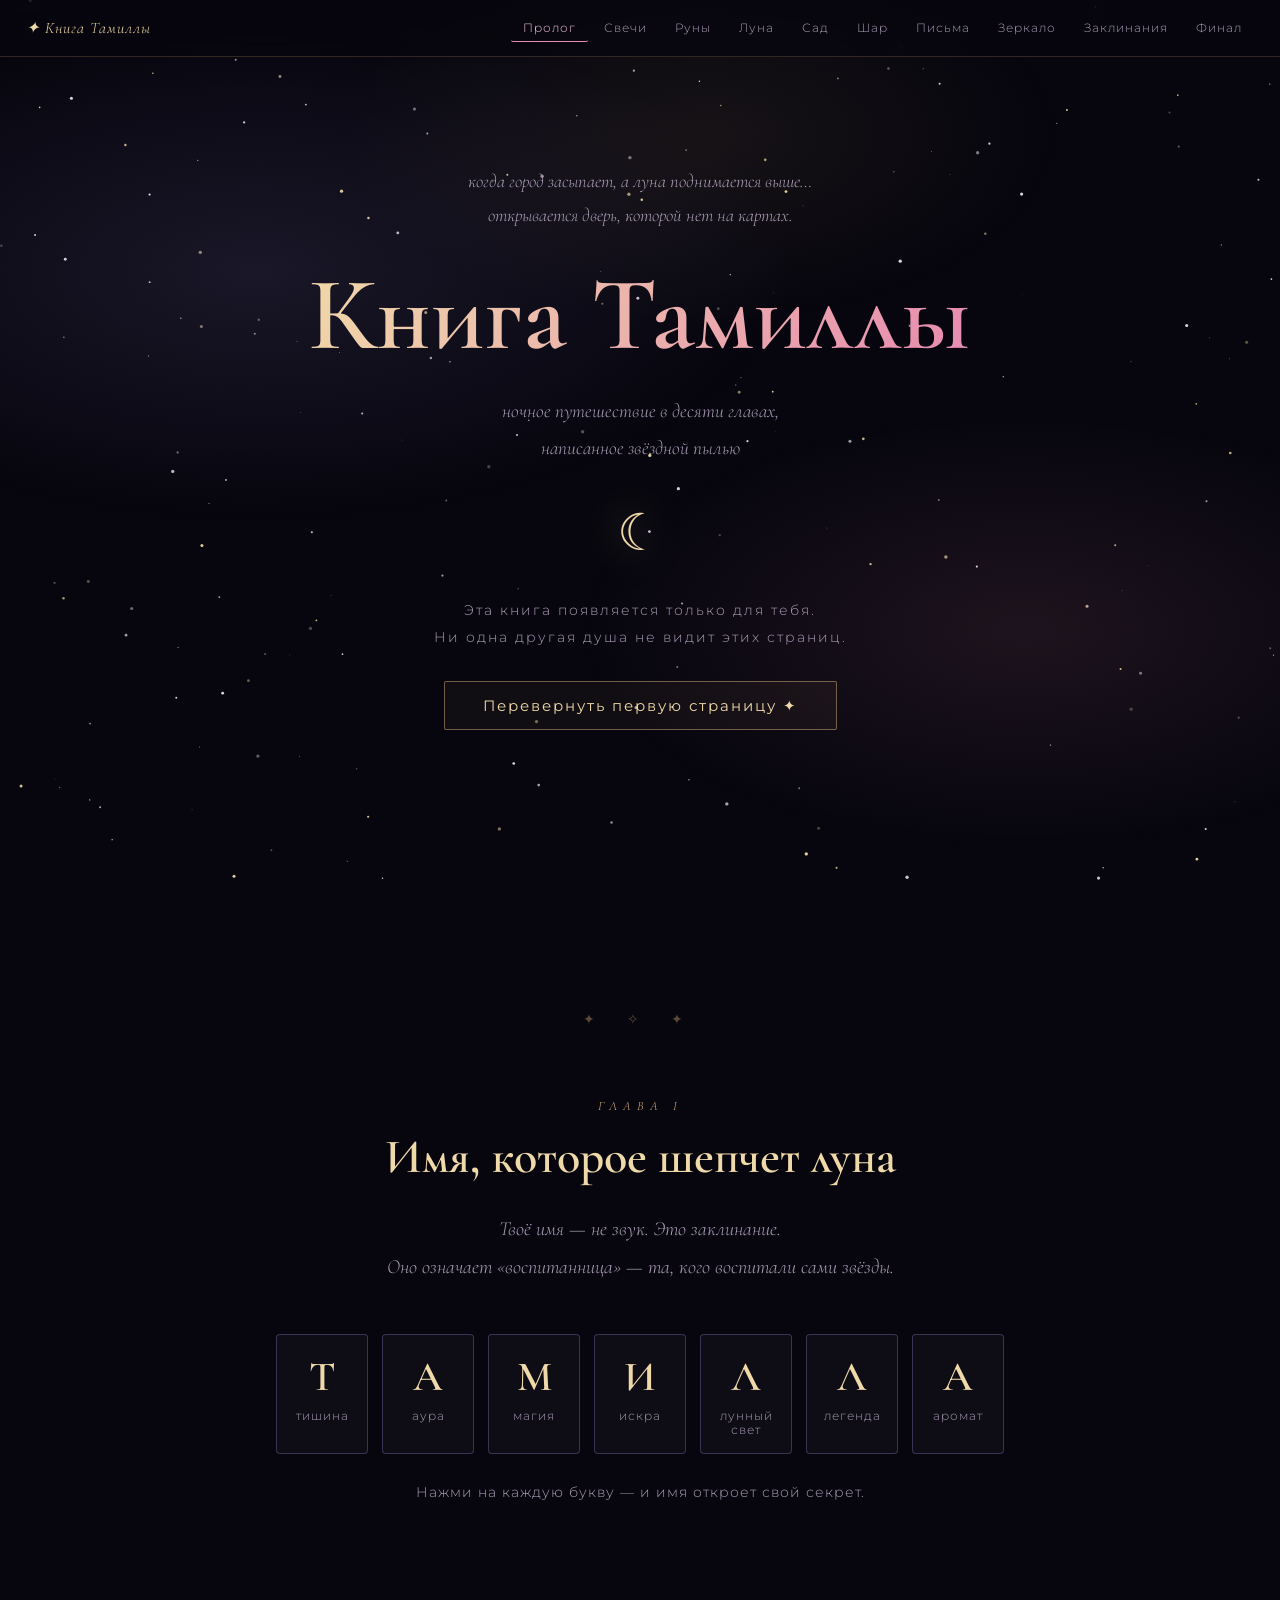
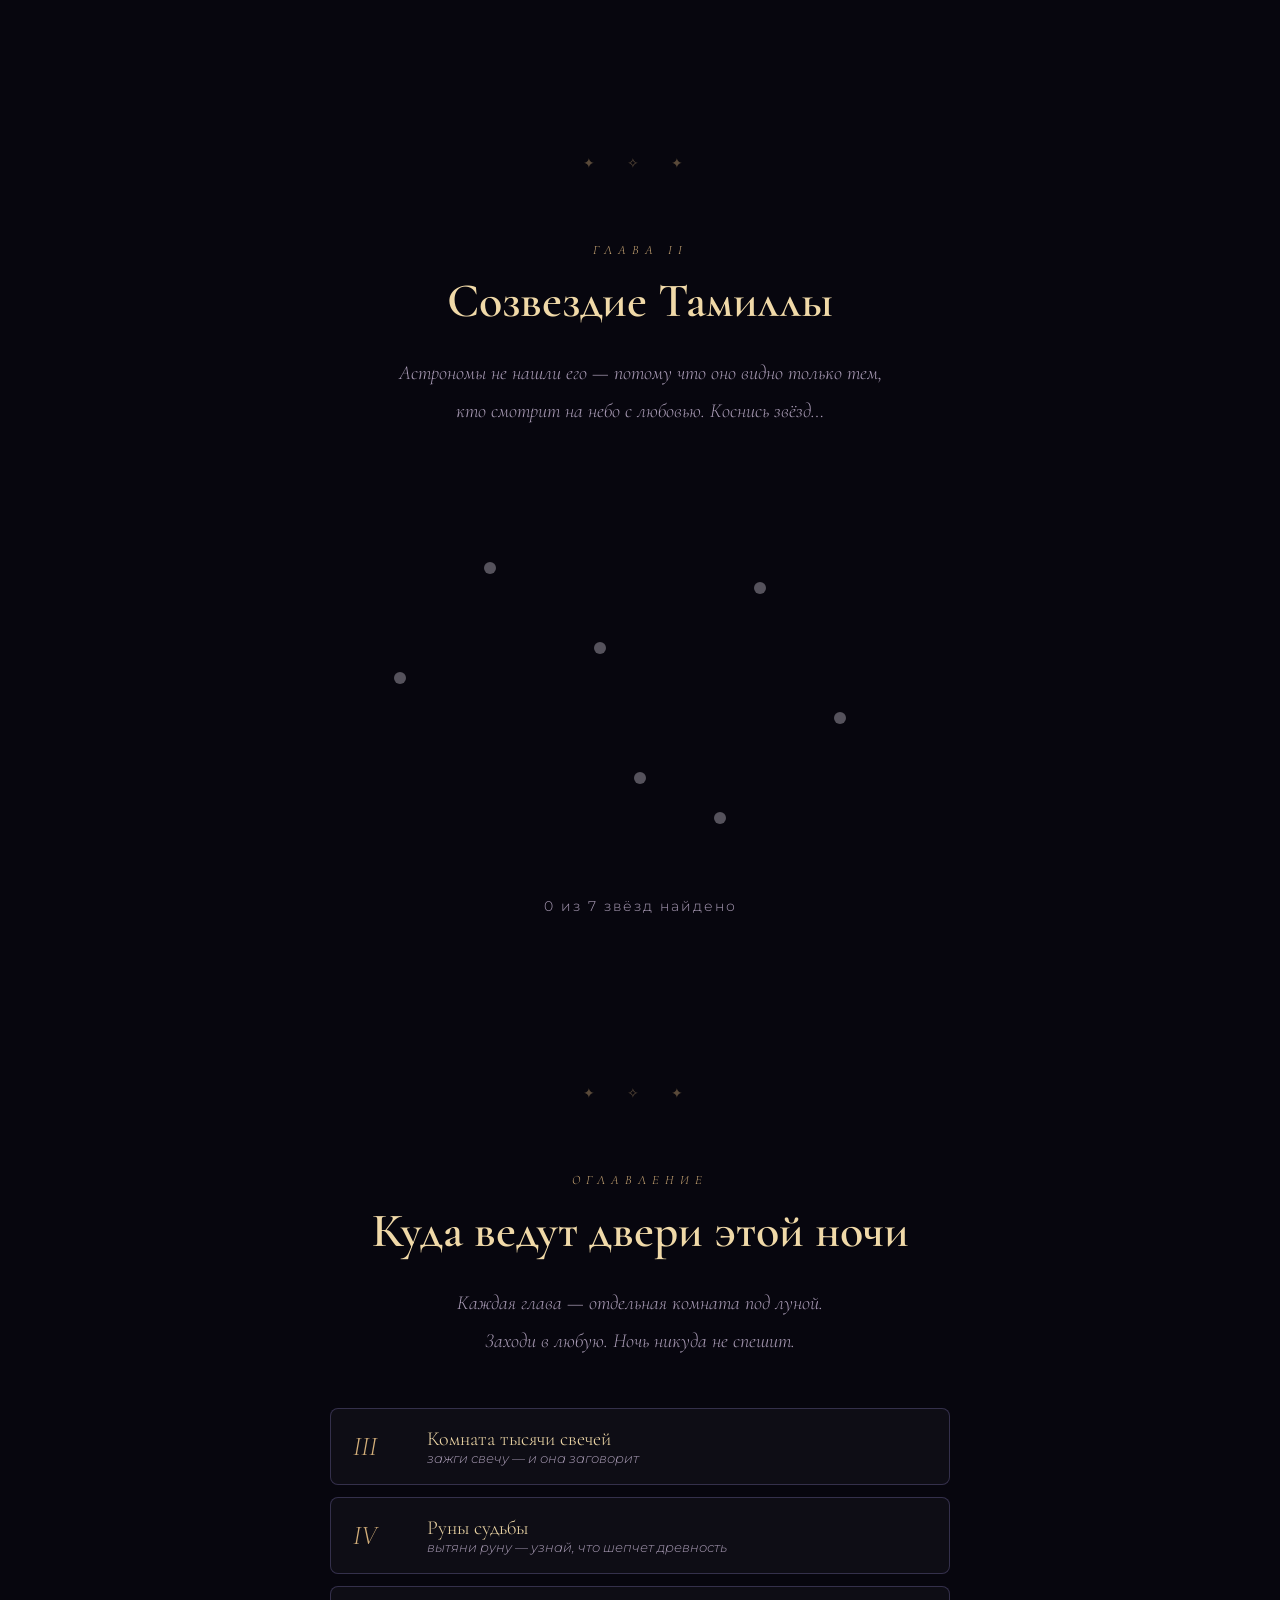
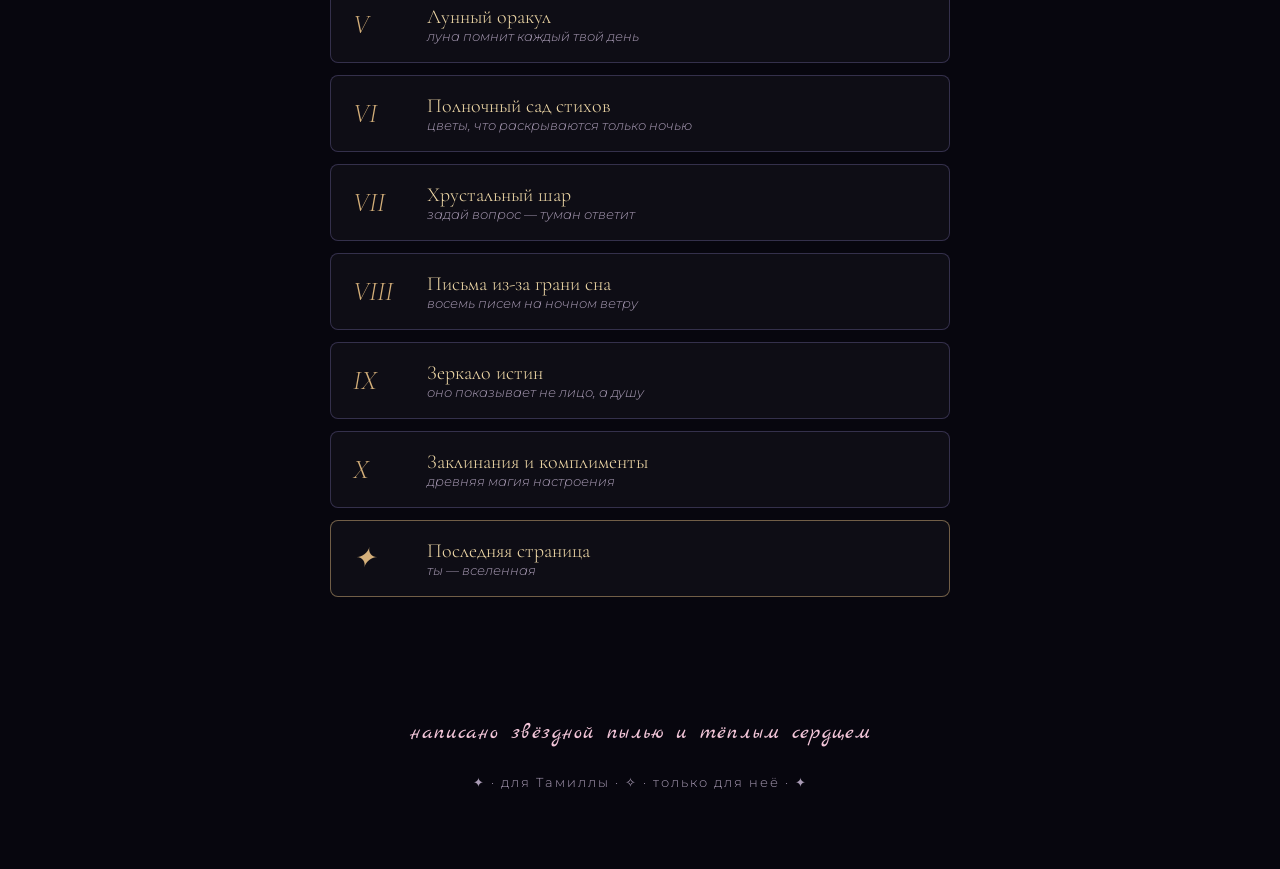
<file: index.html>
<!DOCTYPE html>
<html lang="ru">
<head>
    <meta charset="UTF-8">
    <meta name="viewport" content="width=device-width, initial-scale=1.0">
    <title>Книга Тамиллы · Пролог</title>
    <link rel="stylesheet" href="style.css">
    <link href="https://fonts.googleapis.com/css2?family=Cormorant+Garamond:ital,wght@0,300;0,400;0,600;1,300;1,400&family=Marck+Script&family=Montserrat:wght@200;300;400&display=swap" rel="stylesheet">
</head>
<body>

    <canvas id="sky"></canvas>
    <div id="nebula"></div>
    <canvas id="trail"></canvas>

    <!-- Навигация -->
    <nav class="book-nav" id="book-nav">
        <span class="nav-title">✦ Книга Тамиллы</span>
        <div class="nav-links" id="nav-links">
            <a href="index.html" class="active">Пролог</a>
            <a href="candles.html">Свечи</a>
            <a href="runes.html">Руны</a>
            <a href="moon.html">Луна</a>
            <a href="garden.html">Сад</a>
            <a href="crystal.html">Шар</a>
            <a href="letters.html">Письма</a>
            <a href="mirror.html">Зеркало</a>
            <a href="spells.html">Заклинания</a>
            <a href="finale.html">Финал</a>
        </div>
        <button class="nav-burger" id="nav-burger">☰</button>
    </nav>

    <!-- ================= ПРОЛОГ ================= -->
    <section class="chapter prologue" id="prologue">
        <div class="prologue-inner">
            <p class="whisper reveal">когда город засыпает, а луна поднимается выше…</p>
            <p class="whisper reveal">открывается дверь, которой нет на картах.</p>
            <h1 class="book-title reveal">Книга&nbsp;Тамиллы</h1>
            <p class="book-sub reveal">ночное путешествие в десяти главах,<br>написанное звёздной пылью</p>
            <div class="moon reveal">☾</div>
            <p class="reveal prologue-note">Эта книга появляется только для тебя.<br>Ни одна другая душа не видит этих страниц.</p>
            <button class="rune-btn reveal" id="enter-btn">Перевернуть первую страницу ✦</button>
        </div>
    </section>

    <!-- ================= ГЛАВА I. ИМЯ ================= -->
    <section class="chapter" id="ch1">
        <div class="chapter-num">Глава I</div>
        <h2 class="chapter-title">Имя, которое шепчет луна</h2>
        <p class="chapter-lead reveal">Твоё имя — не звук. Это заклинание.<br>Оно означает «воспитанница» — та, кого воспитали сами звёзды.</p>

        <div class="name-letters">
            <div class="letter-glyph reveal" data-word="Тишина, в которую хочется возвращаться">
                <span class="glyph">Т</span><span class="glyph-meaning">тишина</span>
            </div>
            <div class="letter-glyph reveal" data-word="Аура света вокруг тебя">
                <span class="glyph">А</span><span class="glyph-meaning">аура</span>
            </div>
            <div class="letter-glyph reveal" data-word="Магия — в каждом твоём слове">
                <span class="glyph">М</span><span class="glyph-meaning">магия</span>
            </div>
            <div class="letter-glyph reveal" data-word="Искра, от которой зажигаются сердца">
                <span class="glyph">И</span><span class="glyph-meaning">искра</span>
            </div>
            <div class="letter-glyph reveal" data-word="Лунный свет в человеческом обличье">
                <span class="glyph">Л</span><span class="glyph-meaning">лунный свет</span>
            </div>
            <div class="letter-glyph reveal" data-word="Легенда, которую ещё напишут">
                <span class="glyph">Л</span><span class="glyph-meaning">легенда</span>
            </div>
            <div class="letter-glyph reveal" data-word="Аромат цветущего сада в полночь">
                <span class="glyph">А</span><span class="glyph-meaning">аромат</span>
            </div>
        </div>
        <p class="glyph-secret reveal">Нажми на каждую букву — и имя откроет свой секрет.</p>
        <div class="rune-reveal" id="name-secret"></div>
    </section>

    <!-- ================= ГЛАВА II. СОЗВЕЗДИЕ ================= -->
    <section class="chapter" id="ch2">
        <div class="chapter-num">Глава II</div>
        <h2 class="chapter-title">Созвездие Тамиллы</h2>
        <p class="chapter-lead reveal">Астрономы не нашли его — потому что оно видно только тем,<br>кто смотрит на небо с любовью. Коснись звёзд…</p>
        <div class="constellation-wrap reveal">
            <svg viewBox="0 0 600 400" class="constellation" id="constellation">
                <polyline id="const-lines" fill="none" stroke="rgba(212,175,122,.35)" stroke-width="1"/>
            </svg>
            <p class="constellation-hint" id="const-hint">0 из 7 звёзд найдено</p>
        </div>
        <div class="const-message hidden" id="const-message">
            <p class="const-poem">Семь звёзд сошлись — и небо произнесло:</p>
            <p class="const-poem script">«Она — та, ради которой зажигаются фонари<br>и просыпаются соловьи».</p>
        </div>
    </section>

    <!-- ================= ОГЛАВЛЕНИЕ ================= -->
    <section class="chapter" id="contents">
        <div class="chapter-num">Оглавление</div>
        <h2 class="chapter-title">Куда ведут двери этой ночи</h2>
        <p class="chapter-lead reveal">Каждая глава — отдельная комната под луной.<br>Заходи в любую. Ночь никуда не спешит.</p>
        <div class="toc reveal">
            <a class="toc-item" href="candles.html">
                <span class="toc-num">III</span>
                <span class="toc-name">Комната тысячи свечей</span>
                <span class="toc-desc">зажги свечу — и она заговорит</span>
            </a>
            <a class="toc-item" href="runes.html">
                <span class="toc-num">IV</span>
                <span class="toc-name">Руны судьбы</span>
                <span class="toc-desc">вытяни руну — узнай, что шепчет древность</span>
            </a>
            <a class="toc-item" href="moon.html">
                <span class="toc-num">V</span>
                <span class="toc-name">Лунный оракул</span>
                <span class="toc-desc">луна помнит каждый твой день</span>
            </a>
            <a class="toc-item" href="garden.html">
                <span class="toc-num">VI</span>
                <span class="toc-name">Полночный сад стихов</span>
                <span class="toc-desc">цветы, что раскрываются только ночью</span>
            </a>
            <a class="toc-item" href="crystal.html">
                <span class="toc-num">VII</span>
                <span class="toc-name">Хрустальный шар</span>
                <span class="toc-desc">задай вопрос — туман ответит</span>
            </a>
            <a class="toc-item" href="letters.html">
                <span class="toc-num">VIII</span>
                <span class="toc-name">Письма из-за грани сна</span>
                <span class="toc-desc">восемь писем на ночном ветру</span>
            </a>
            <a class="toc-item" href="mirror.html">
                <span class="toc-num">IX</span>
                <span class="toc-name">Зеркало истин</span>
                <span class="toc-desc">оно показывает не лицо, а душу</span>
            </a>
            <a class="toc-item" href="spells.html">
                <span class="toc-num">X</span>
                <span class="toc-name">Заклинания и комплименты</span>
                <span class="toc-desc">древняя магия настроения</span>
            </a>
            <a class="toc-item toc-final" href="finale.html">
                <span class="toc-num">✦</span>
                <span class="toc-name">Последняя страница</span>
                <span class="toc-desc">ты — вселенная</span>
            </a>
        </div>
    </section>

    <footer class="footer">
        <p class="script footer-script">написано звёздной пылью и тёплым сердцем</p>
        <p>✦ · для Тамиллы · ✧ · только для неё · ✦</p>
    </footer>

    <script src="script.js"></script>
</body>
</html>
</file>
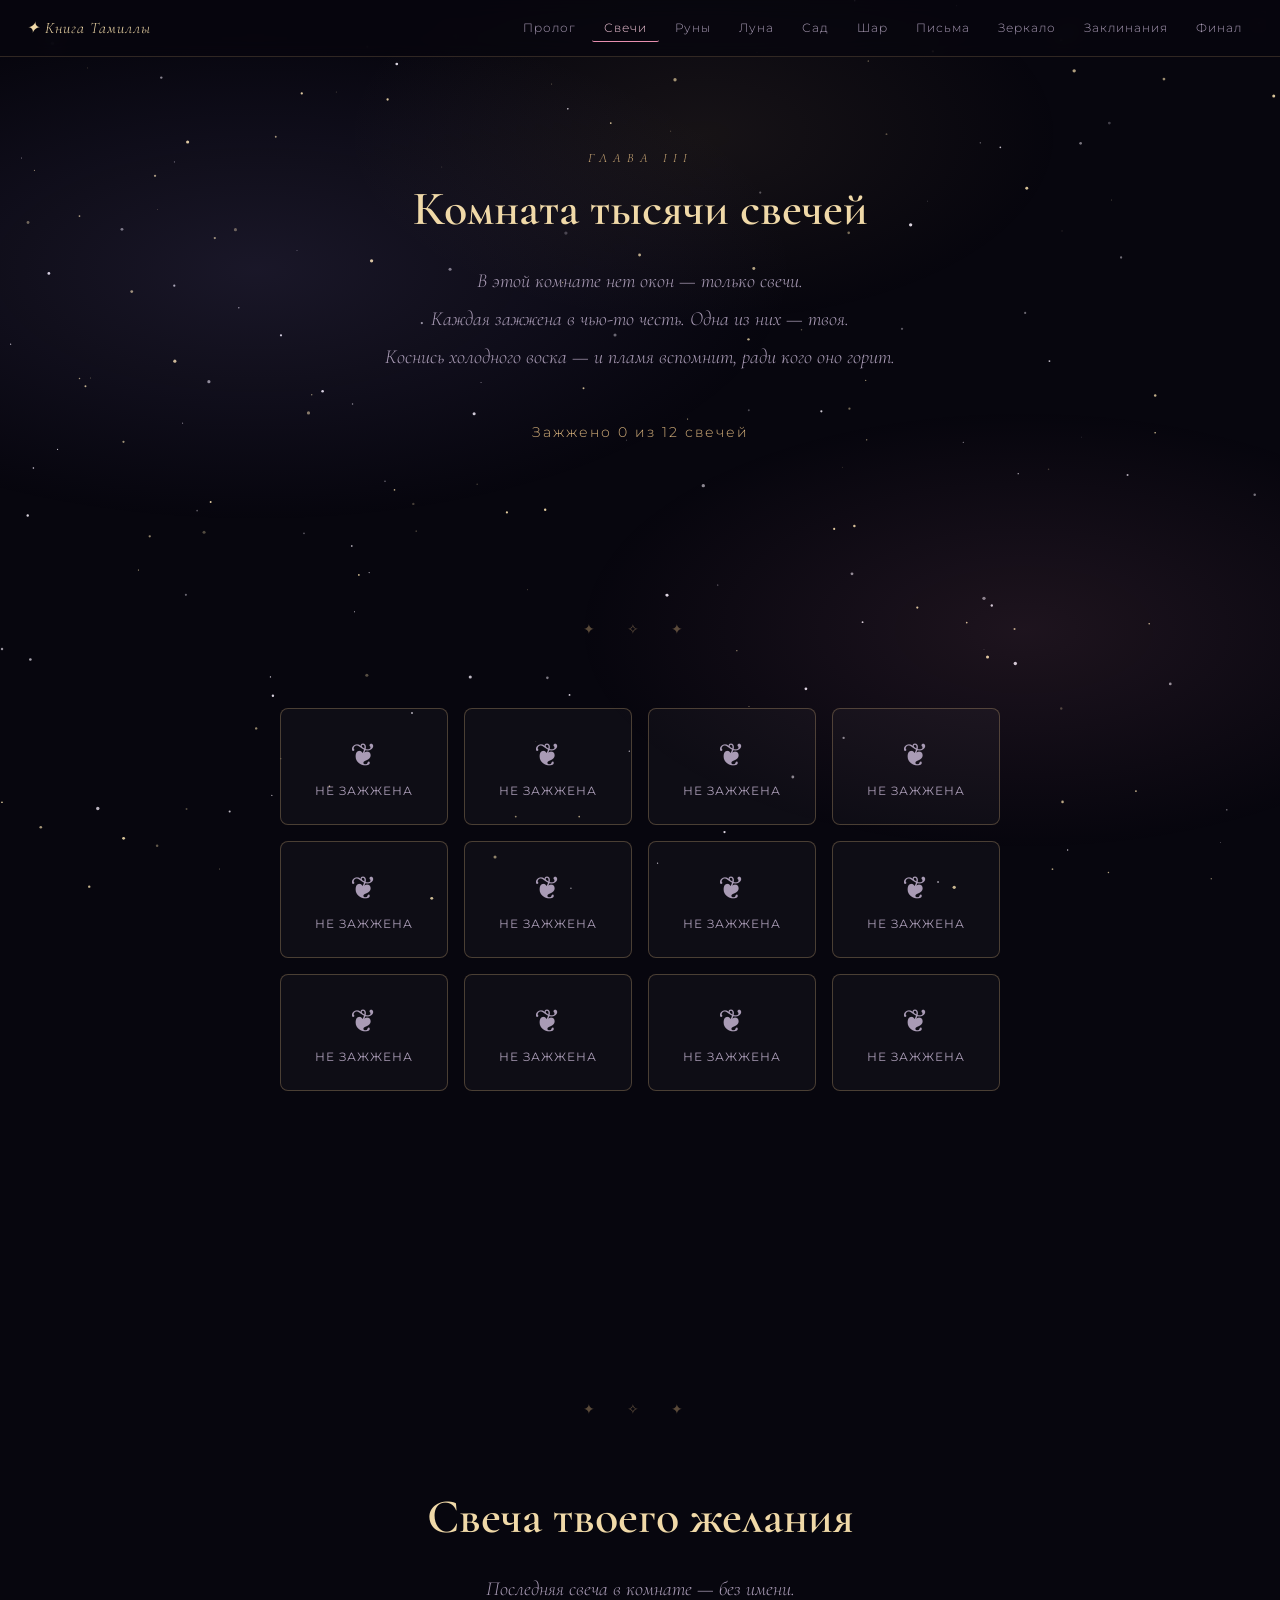
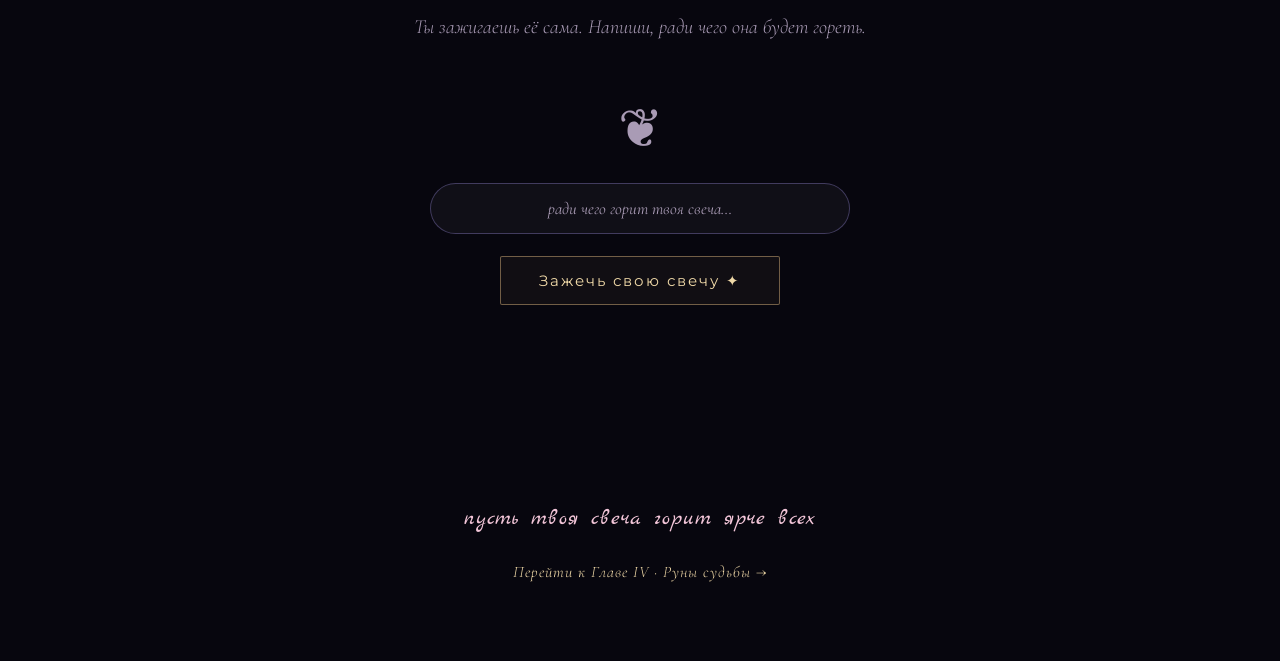
<file: candles.html>
<!DOCTYPE html>
<html lang="ru">
<head>
    <meta charset="UTF-8">
    <meta name="viewport" content="width=device-width, initial-scale=1.0">
    <title>Глава III · Комната тысячи свечей</title>
    <link rel="stylesheet" href="style.css">
    <link href="https://fonts.googleapis.com/css2?family=Cormorant+Garamond:ital,wght@0,300;0,400;0,600;1,300;1,400&family=Marck+Script&family=Montserrat:wght@200;300;400&display=swap" rel="stylesheet">
</head>
<body>

    <canvas id="sky"></canvas>
    <div id="nebula"></div>
    <canvas id="trail"></canvas>

    <nav class="book-nav" id="book-nav">
        <span class="nav-title">✦ Книга Тамиллы</span>
        <div class="nav-links" id="nav-links">
            <a href="index.html">Пролог</a>
            <a href="candles.html" class="active">Свечи</a>
            <a href="runes.html">Руны</a>
            <a href="moon.html">Луна</a>
            <a href="garden.html">Сад</a>
            <a href="crystal.html">Шар</a>
            <a href="letters.html">Письма</a>
            <a href="mirror.html">Зеркало</a>
            <a href="spells.html">Заклинания</a>
            <a href="finale.html">Финал</a>
        </div>
        <button class="nav-burger" id="nav-burger">☰</button>
    </nav>

    <section class="chapter page-head">
        <div class="chapter-num">Глава III</div>
        <h1 class="chapter-title">Комната тысячи свечей</h1>
        <p class="chapter-lead reveal">В этой комнате нет окон — только свечи.<br>
        Каждая зажжена в чью-то честь. Одна из них — твоя.<br>
        Коснись холодного воска — и пламя вспомнит, ради кого оно горит.</p>
        <p class="candles-progress reveal" id="candles-progress">Зажжено 0 из 12 свечей</p>
    </section>

    <section class="chapter">
        <div class="candles-room reveal" id="candles-room"></div>
        <div class="candle-speech" id="candle-speech"></div>
    </section>

    <section class="chapter">
        <h2 class="chapter-title">Свеча твоего желания</h2>
        <p class="chapter-lead reveal">Последняя свеча в комнате — без имени.<br>Ты зажигаешь её сама. Напиши, ради чего она будет гореть.</p>
        <div class="own-candle reveal">
            <div class="own-candle-flame" id="own-flame">❦</div>
            <input class="crystal-input" id="own-candle-input" type="text" maxlength="100" placeholder="ради чего горит твоя свеча…">
            <button class="rune-btn" id="own-candle-btn">Зажечь свою свечу ✦</button>
            <p class="own-candle-result script" id="own-candle-result"></p>
        </div>
    </section>

    <footer class="footer">
        <p class="script footer-script">пусть твоя свеча горит ярче всех</p>
        <p><a href="runes.html" class="footer-next">Перейти к Главе IV · Руны судьбы →</a></p>
    </footer>

    <script src="script.js"></script>
</body>
</html>
</file>
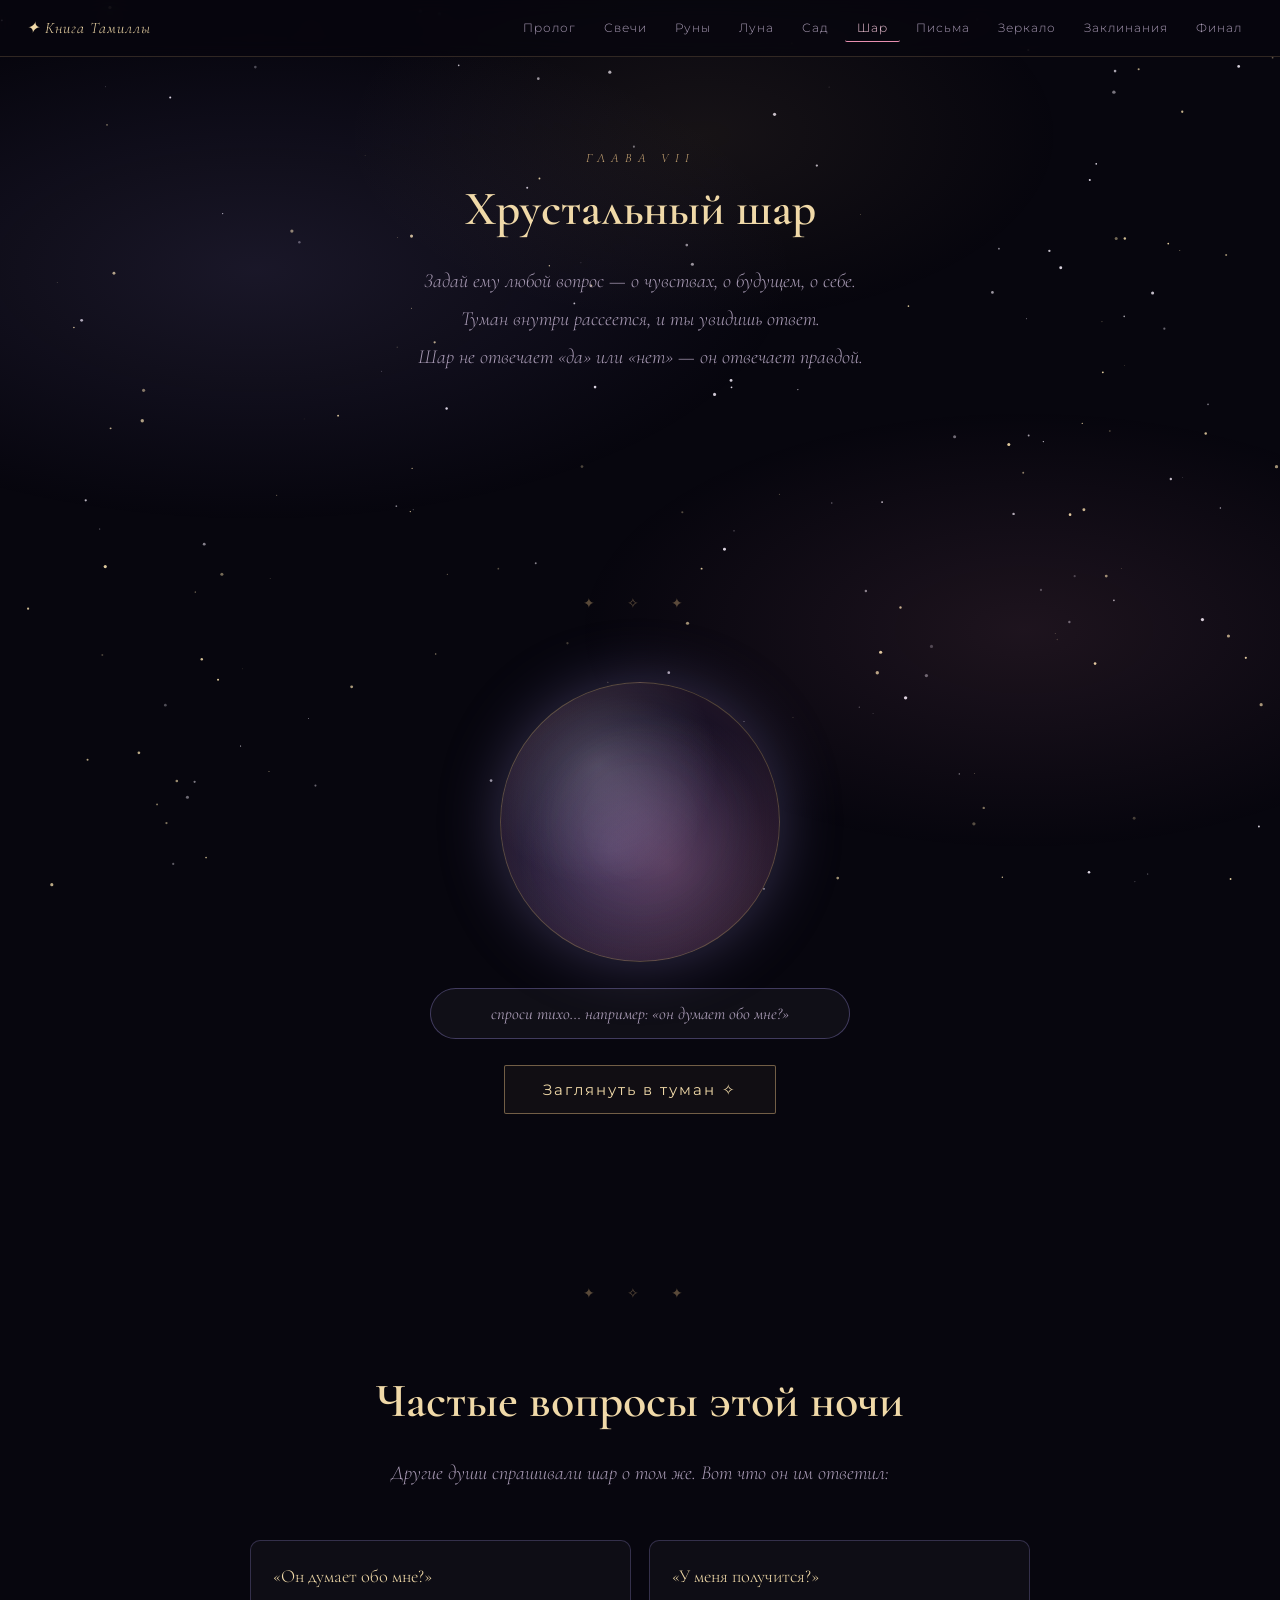
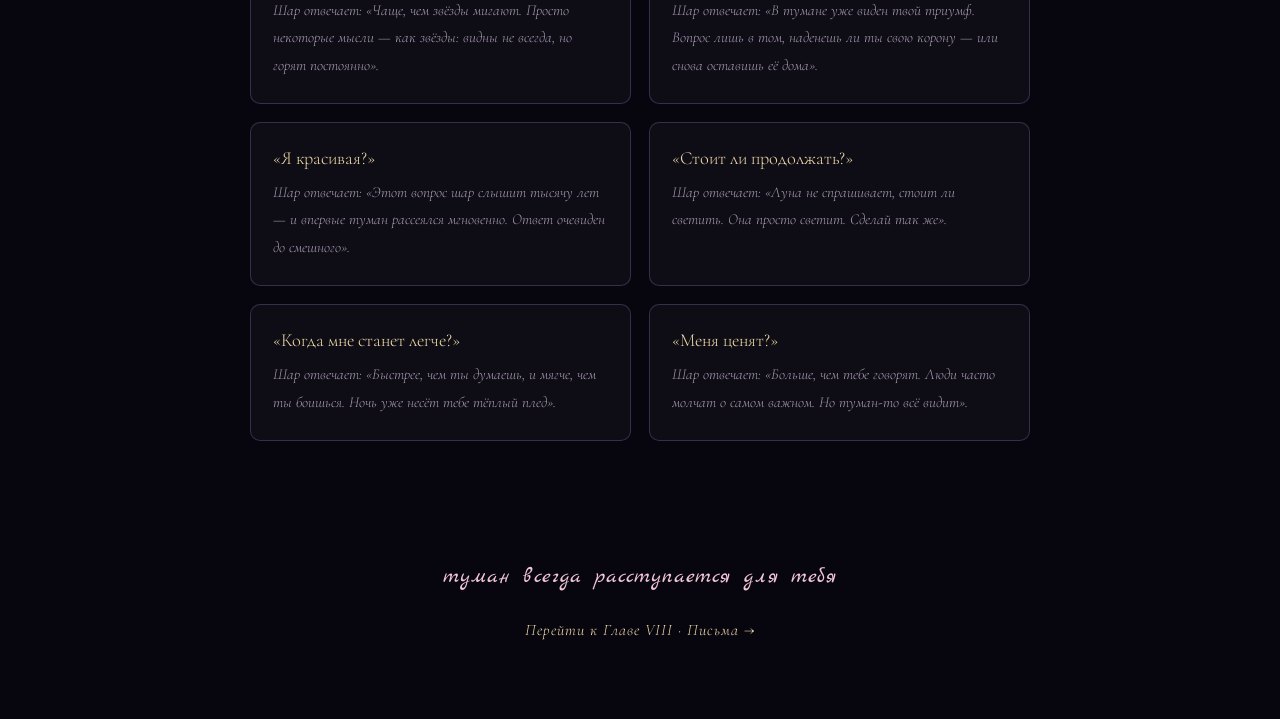
<file: crystal.html>
<!DOCTYPE html>
<html lang="ru">
<head>
    <meta charset="UTF-8">
    <meta name="viewport" content="width=device-width, initial-scale=1.0">
    <title>Глава VII · Хрустальный шар</title>
    <link rel="stylesheet" href="style.css">
    <link href="https://fonts.googleapis.com/css2?family=Cormorant+Garamond:ital,wght@0,300;0,400;0,600;1,300;1,400&family=Marck+Script&family=Montserrat:wght@200;300;400&display=swap" rel="stylesheet">
</head>
<body>

    <canvas id="sky"></canvas>
    <div id="nebula"></div>
    <canvas id="trail"></canvas>

    <nav class="book-nav" id="book-nav">
        <span class="nav-title">✦ Книга Тамиллы</span>
        <div class="nav-links" id="nav-links">
            <a href="index.html">Пролог</a>
            <a href="candles.html">Свечи</a>
            <a href="runes.html">Руны</a>
            <a href="moon.html">Луна</a>
            <a href="garden.html">Сад</a>
            <a href="crystal.html" class="active">Шар</a>
            <a href="letters.html">Письма</a>
            <a href="mirror.html">Зеркало</a>
            <a href="spells.html">Заклинания</a>
            <a href="finale.html">Финал</a>
        </div>
        <button class="nav-burger" id="nav-burger">☰</button>
    </nav>

    <section class="chapter page-head">
        <div class="chapter-num">Глава VII</div>
        <h1 class="chapter-title">Хрустальный шар</h1>
        <p class="chapter-lead reveal">Задай ему любой вопрос — о чувствах, о будущем, о себе.<br>
        Туман внутри рассеется, и ты увидишь ответ.<br>
        Шар не отвечает «да» или «нет» — он отвечает правдой.</p>
    </section>

    <section class="chapter">
        <div class="crystal-scene reveal">
            <div class="crystal-ball" id="crystal-ball">
                <div class="crystal-answer script" id="crystal-answer"></div>
            </div>
            <input class="crystal-input" id="crystal-input" type="text" maxlength="60" placeholder="спроси тихо… например: «он думает обо мне?»">
            <button class="rune-btn" id="crystal-btn">Заглянуть в туман ✧</button>
        </div>
    </section>

    <section class="chapter">
        <h2 class="chapter-title">Частые вопросы этой ночи</h2>
        <p class="chapter-lead reveal">Другие души спрашивали шар о том же. Вот что он им ответил:</p>
        <div class="faq reveal" id="faq"></div>
    </section>

    <footer class="footer">
        <p class="script footer-script">туман всегда расступается для тебя</p>
        <p><a href="letters.html" class="footer-next">Перейти к Главе VIII · Письма →</a></p>
    </footer>

    <script src="script.js"></script>
</body>
</html>
</file>
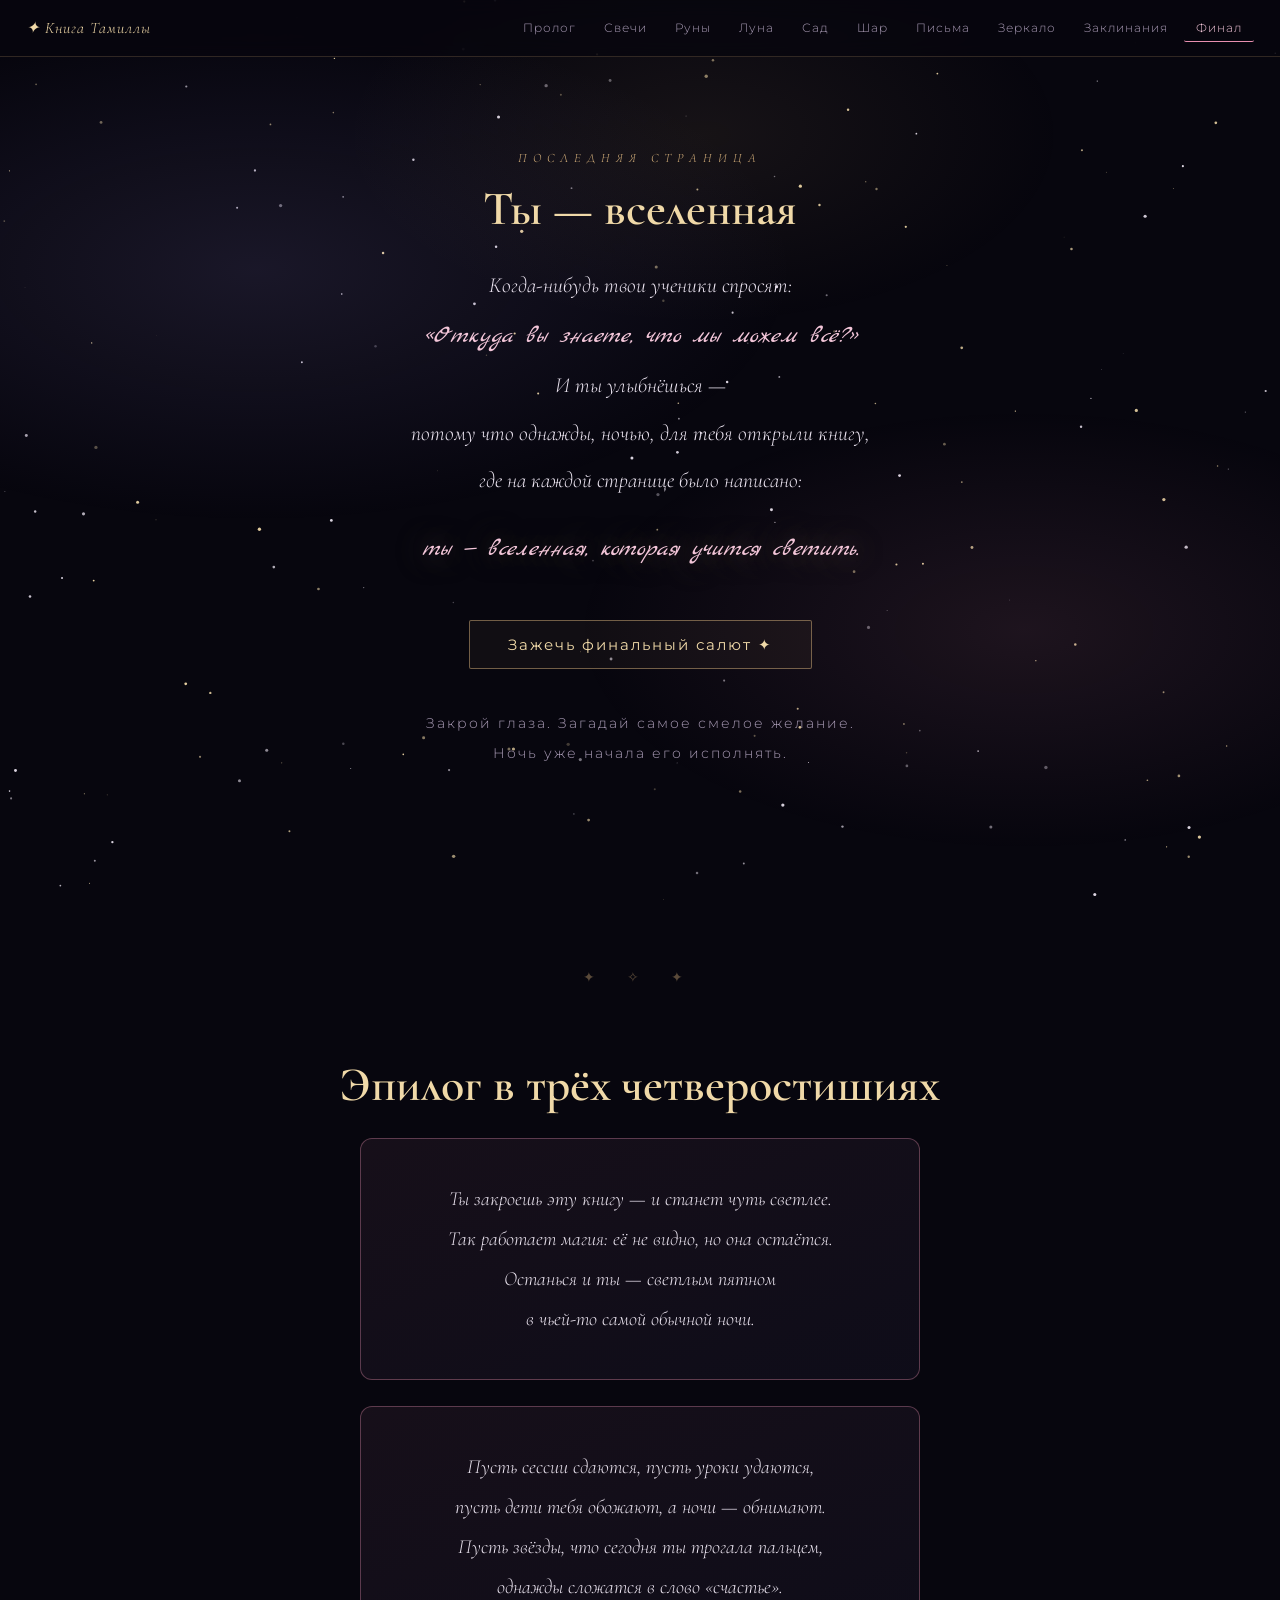
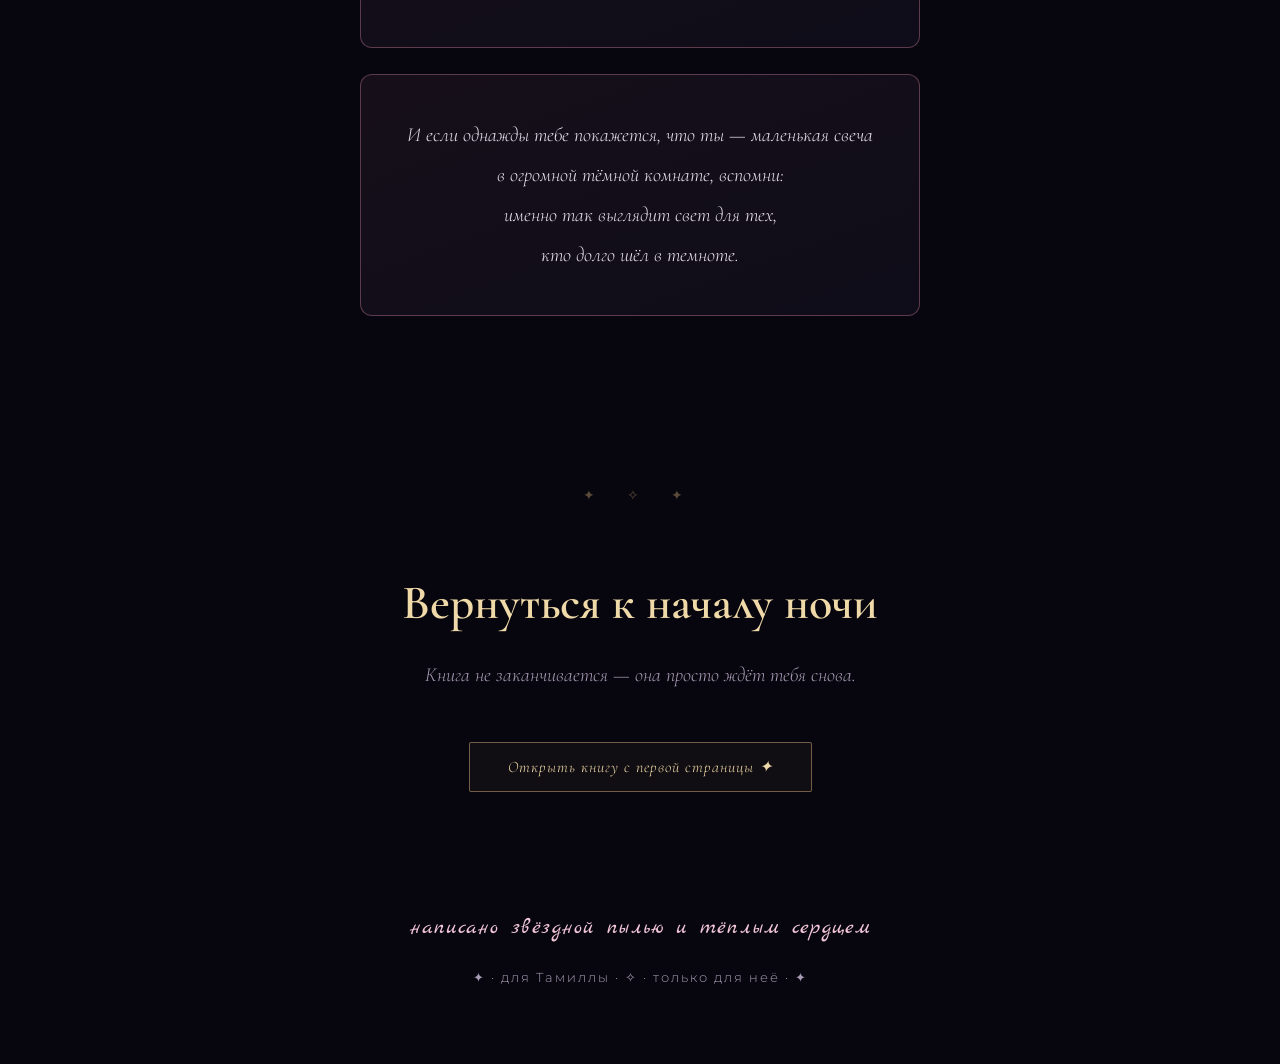
<file: finale.html>
<!DOCTYPE html>
<html lang="ru">
<head>
    <meta charset="UTF-8">
    <meta name="viewport" content="width=device-width, initial-scale=1.0">
    <title>Последняя страница · Ты — вселенная</title>
    <link rel="stylesheet" href="style.css">
    <link href="https://fonts.googleapis.com/css2?family=Cormorant+Garamond:ital,wght@0,300;0,400;0,600;1,300;1,400&family=Marck+Script&family=Montserrat:wght@200;300;400&display=swap" rel="stylesheet">
</head>
<body>

    <canvas id="sky"></canvas>
    <div id="nebula"></div>
    <canvas id="trail"></canvas>

    <nav class="book-nav" id="book-nav">
        <span class="nav-title">✦ Книга Тамиллы</span>
        <div class="nav-links" id="nav-links">
            <a href="index.html">Пролог</a>
            <a href="candles.html">Свечи</a>
            <a href="runes.html">Руны</a>
            <a href="moon.html">Луна</a>
            <a href="garden.html">Сад</a>
            <a href="crystal.html">Шар</a>
            <a href="letters.html">Письма</a>
            <a href="mirror.html">Зеркало</a>
            <a href="spells.html">Заклинания</a>
            <a href="finale.html" class="active">Финал</a>
        </div>
        <button class="nav-burger" id="nav-burger">☰</button>
    </nav>

    <section class="chapter finale page-head">
        <div class="chapter-num">Последняя страница</div>
        <h1 class="chapter-title">Ты — вселенная</h1>
        <p class="finale-poem reveal">
            Когда-нибудь твои ученики спросят:<br>
            <span class="script">«Откуда вы знаете, что мы можем всё?»</span><br>
            И ты улыбнёшься —<br>
            потому что однажды, ночью, для тебя открыли книгу,<br>
            где на каждой странице было написано:<br>
            <span class="finale-big script">ты — вселенная, которая учится светить.</span>
        </p>
        <button class="rune-btn reveal" id="finale-btn">Зажечь финальный салют ✦</button>
        <p class="finale-note reveal">Закрой глаза. Загадай самое смелое желание.<br>Ночь уже начала его исполнять.</p>
    </section>

    <section class="chapter">
        <h2 class="chapter-title">Эпилог в трёх четверостишиях</h2>
        <div class="flower-poem reveal">
            <p>Ты закроешь эту книгу — и станет чуть светлее.<br>
            Так работает магия: её не видно, но она остаётся.<br>
            Останься и ты — светлым пятном<br>
            в чьей-то самой обычной ночи.</p>
        </div>
        <div class="flower-poem reveal" style="margin-top:26px">
            <p>Пусть сессии сдаются, пусть уроки удаются,<br>
            пусть дети тебя обожают, а ночи — обнимают.<br>
            Пусть звёзды, что сегодня ты трогала пальцем,<br>
            однажды сложатся в слово «счастье».</p>
        </div>
        <div class="flower-poem reveal" style="margin-top:26px">
            <p>И если однажды тебе покажется, что ты — маленькая свеча<br>
            в огромной тёмной комнате, вспомни:<br>
            именно так выглядит свет для тех,<br>
            кто долго шёл в темноте.</p>
        </div>
    </section>

    <section class="chapter">
        <h2 class="chapter-title">Вернуться к началу ночи</h2>
        <p class="chapter-lead reveal">Книга не заканчивается — она просто ждёт тебя снова.</p>
        <a href="index.html" class="rune-btn footer-next reveal">Открыть книгу с первой страницы ✦</a>
    </section>

    <footer class="footer">
        <p class="script footer-script">написано звёздной пылью и тёплым сердцем</p>
        <p>✦ · для Тамиллы · ✧ · только для неё · ✦</p>
    </footer>

    <script src="script.js"></script>
</body>
</html>
</file>
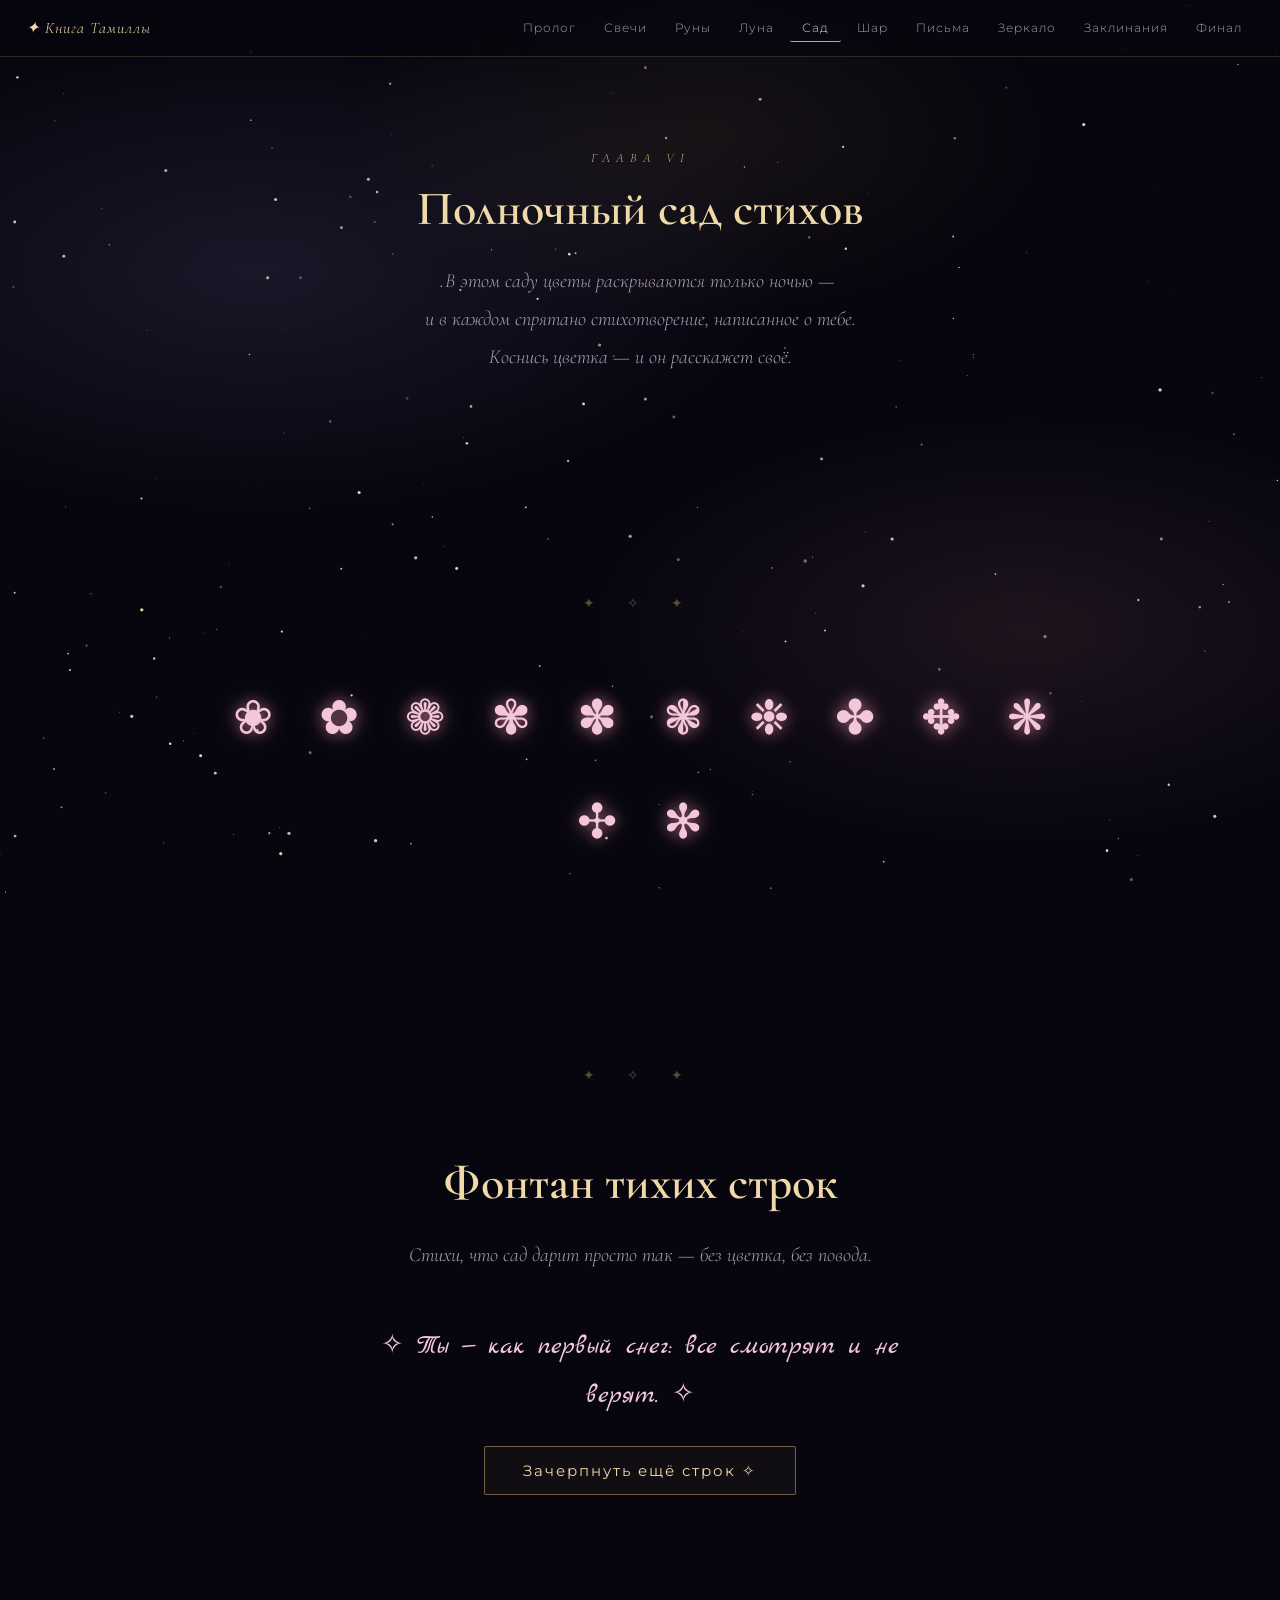
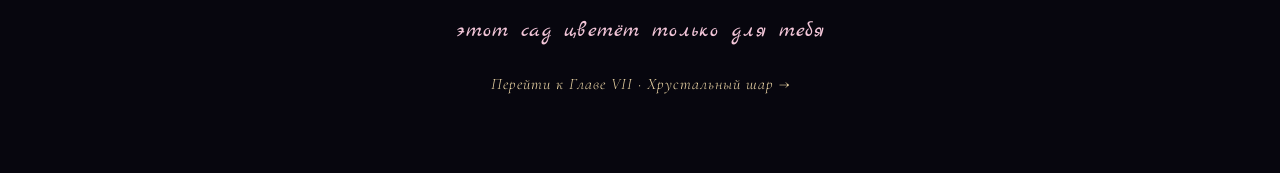
<file: garden.html>
<!DOCTYPE html>
<html lang="ru">
<head>
    <meta charset="UTF-8">
    <meta name="viewport" content="width=device-width, initial-scale=1.0">
    <title>Глава VI · Полночный сад стихов</title>
    <link rel="stylesheet" href="style.css">
    <link href="https://fonts.googleapis.com/css2?family=Cormorant+Garamond:ital,wght@0,300;0,400;0,600;1,300;1,400&family=Marck+Script&family=Montserrat:wght@200;300;400&display=swap" rel="stylesheet">
</head>
<body>

    <canvas id="sky"></canvas>
    <div id="nebula"></div>
    <canvas id="trail"></canvas>

    <nav class="book-nav" id="book-nav">
        <span class="nav-title">✦ Книга Тамиллы</span>
        <div class="nav-links" id="nav-links">
            <a href="index.html">Пролог</a>
            <a href="candles.html">Свечи</a>
            <a href="runes.html">Руны</a>
            <a href="moon.html">Луна</a>
            <a href="garden.html" class="active">Сад</a>
            <a href="crystal.html">Шар</a>
            <a href="letters.html">Письма</a>
            <a href="mirror.html">Зеркало</a>
            <a href="spells.html">Заклинания</a>
            <a href="finale.html">Финал</a>
        </div>
        <button class="nav-burger" id="nav-burger">☰</button>
    </nav>

    <section class="chapter page-head">
        <div class="chapter-num">Глава VI</div>
        <h1 class="chapter-title">Полночный сад стихов</h1>
        <p class="chapter-lead reveal">В этом саду цветы раскрываются только ночью —<br>
        и в каждом спрятано стихотворение, написанное о тебе.<br>
        Коснись цветка — и он расскажет своё.</p>
    </section>

    <section class="chapter">
        <div class="garden reveal" id="garden"></div>
        <div class="flower-poem hidden" id="flower-poem"></div>
    </section>

    <section class="chapter">
        <h2 class="chapter-title">Фонтан тихих строк</h2>
        <p class="chapter-lead reveal">Стихи, что сад дарит просто так — без цветка, без повода.</p>
        <div class="fountain reveal">
            <p class="fountain-verse script" id="fountain-verse"></p>
            <button class="rune-btn" id="fountain-btn">Зачерпнуть ещё строк ✧</button>
        </div>
    </section>

    <footer class="footer">
        <p class="script footer-script">этот сад цветёт только для тебя</p>
        <p><a href="crystal.html" class="footer-next">Перейти к Главе VII · Хрустальный шар →</a></p>
    </footer>

    <script src="script.js"></script>
</body>
</html>
</file>
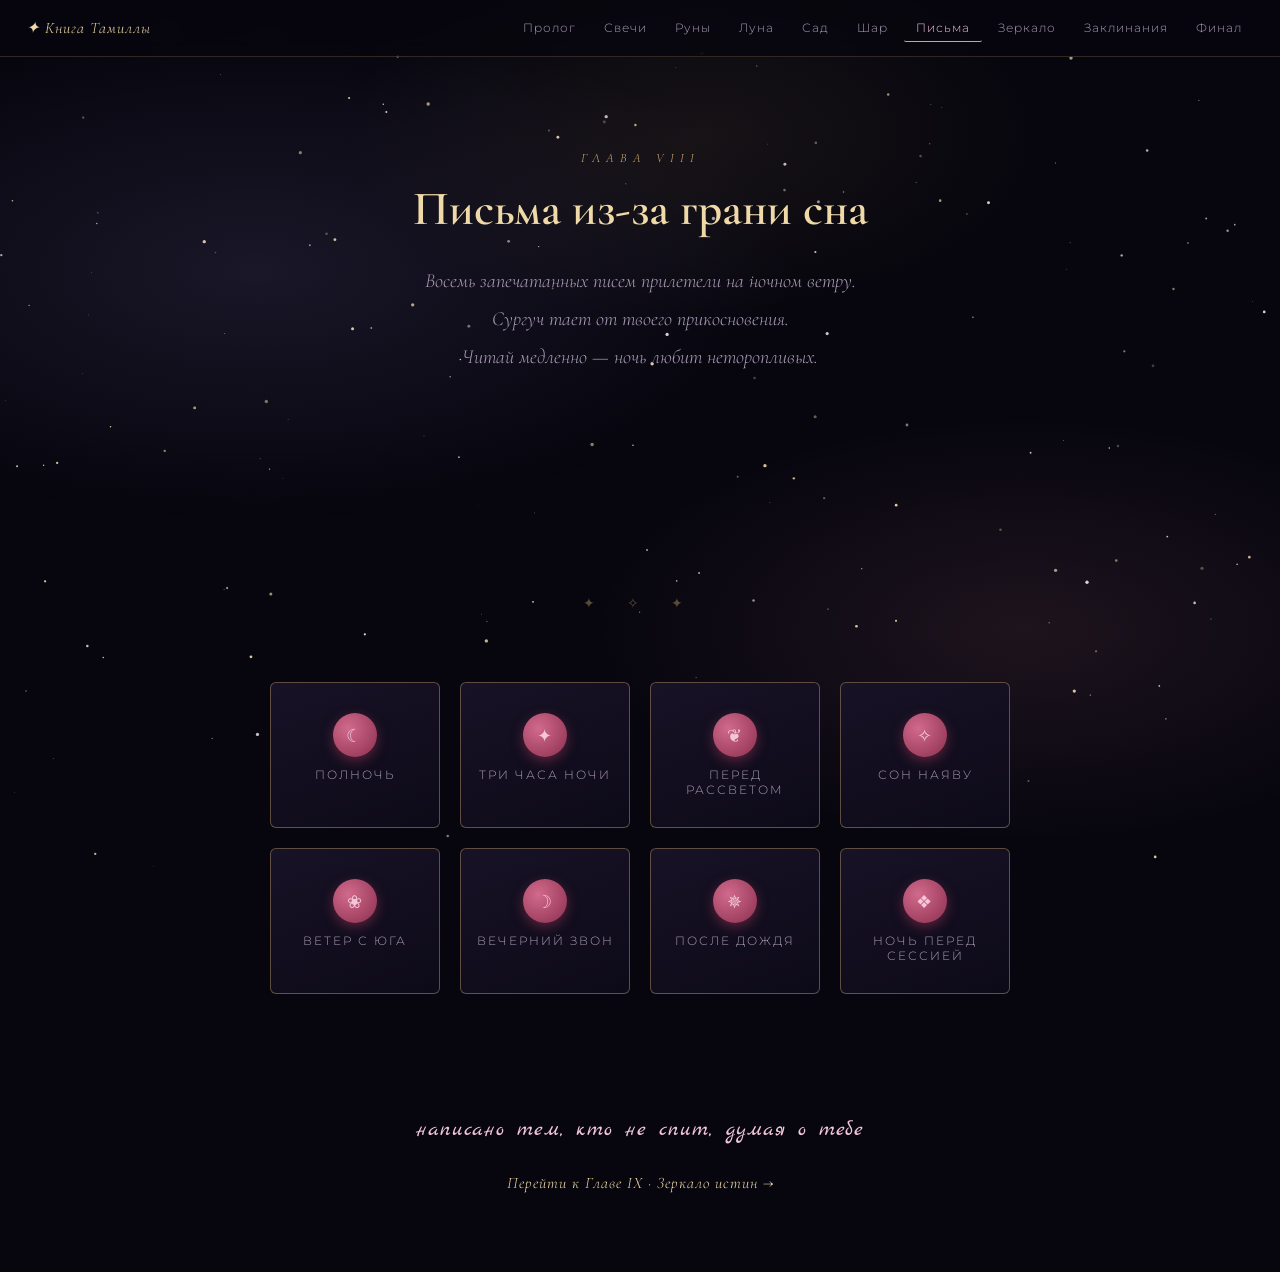
<file: letters.html>
<!DOCTYPE html>
<html lang="ru">
<head>
    <meta charset="UTF-8">
    <meta name="viewport" content="width=device-width, initial-scale=1.0">
    <title>Глава VIII · Письма из-за грани сна</title>
    <link rel="stylesheet" href="style.css">
    <link href="https://fonts.googleapis.com/css2?family=Cormorant+Garamond:ital,wght@0,300;0,400;0,600;1,300;1,400&family=Marck+Script&family=Montserrat:wght@200;300;400&display=swap" rel="stylesheet">
</head>
<body>

    <canvas id="sky"></canvas>
    <div id="nebula"></div>
    <canvas id="trail"></canvas>

    <nav class="book-nav" id="book-nav">
        <span class="nav-title">✦ Книга Тамиллы</span>
        <div class="nav-links" id="nav-links">
            <a href="index.html">Пролог</a>
            <a href="candles.html">Свечи</a>
            <a href="runes.html">Руны</a>
            <a href="moon.html">Луна</a>
            <a href="garden.html">Сад</a>
            <a href="crystal.html">Шар</a>
            <a href="letters.html" class="active">Письма</a>
            <a href="mirror.html">Зеркало</a>
            <a href="spells.html">Заклинания</a>
            <a href="finale.html">Финал</a>
        </div>
        <button class="nav-burger" id="nav-burger">☰</button>
    </nav>

    <section class="chapter page-head">
        <div class="chapter-num">Глава VIII</div>
        <h1 class="chapter-title">Письма из-за грани сна</h1>
        <p class="chapter-lead reveal">Восемь запечатанных писем прилетели на ночном ветру.<br>
        Сургуч тает от твоего прикосновения.<br>
        Читай медленно — ночь любит неторопливых.</p>
    </section>

    <section class="chapter">
        <div class="letters-row reveal" id="letters-row"></div>
        <div class="letter-scroll hidden" id="letter-scroll">
            <button class="letter-close" id="letter-close">✕</button>
            <div class="letter-body" id="letter-body"></div>
        </div>
    </section>

    <footer class="footer">
        <p class="script footer-script">написано тем, кто не спит, думая о тебе</p>
        <p><a href="mirror.html" class="footer-next">Перейти к Главе IX · Зеркало истин →</a></p>
    </footer>

    <script src="script.js"></script>
</body>
</html>
</file>
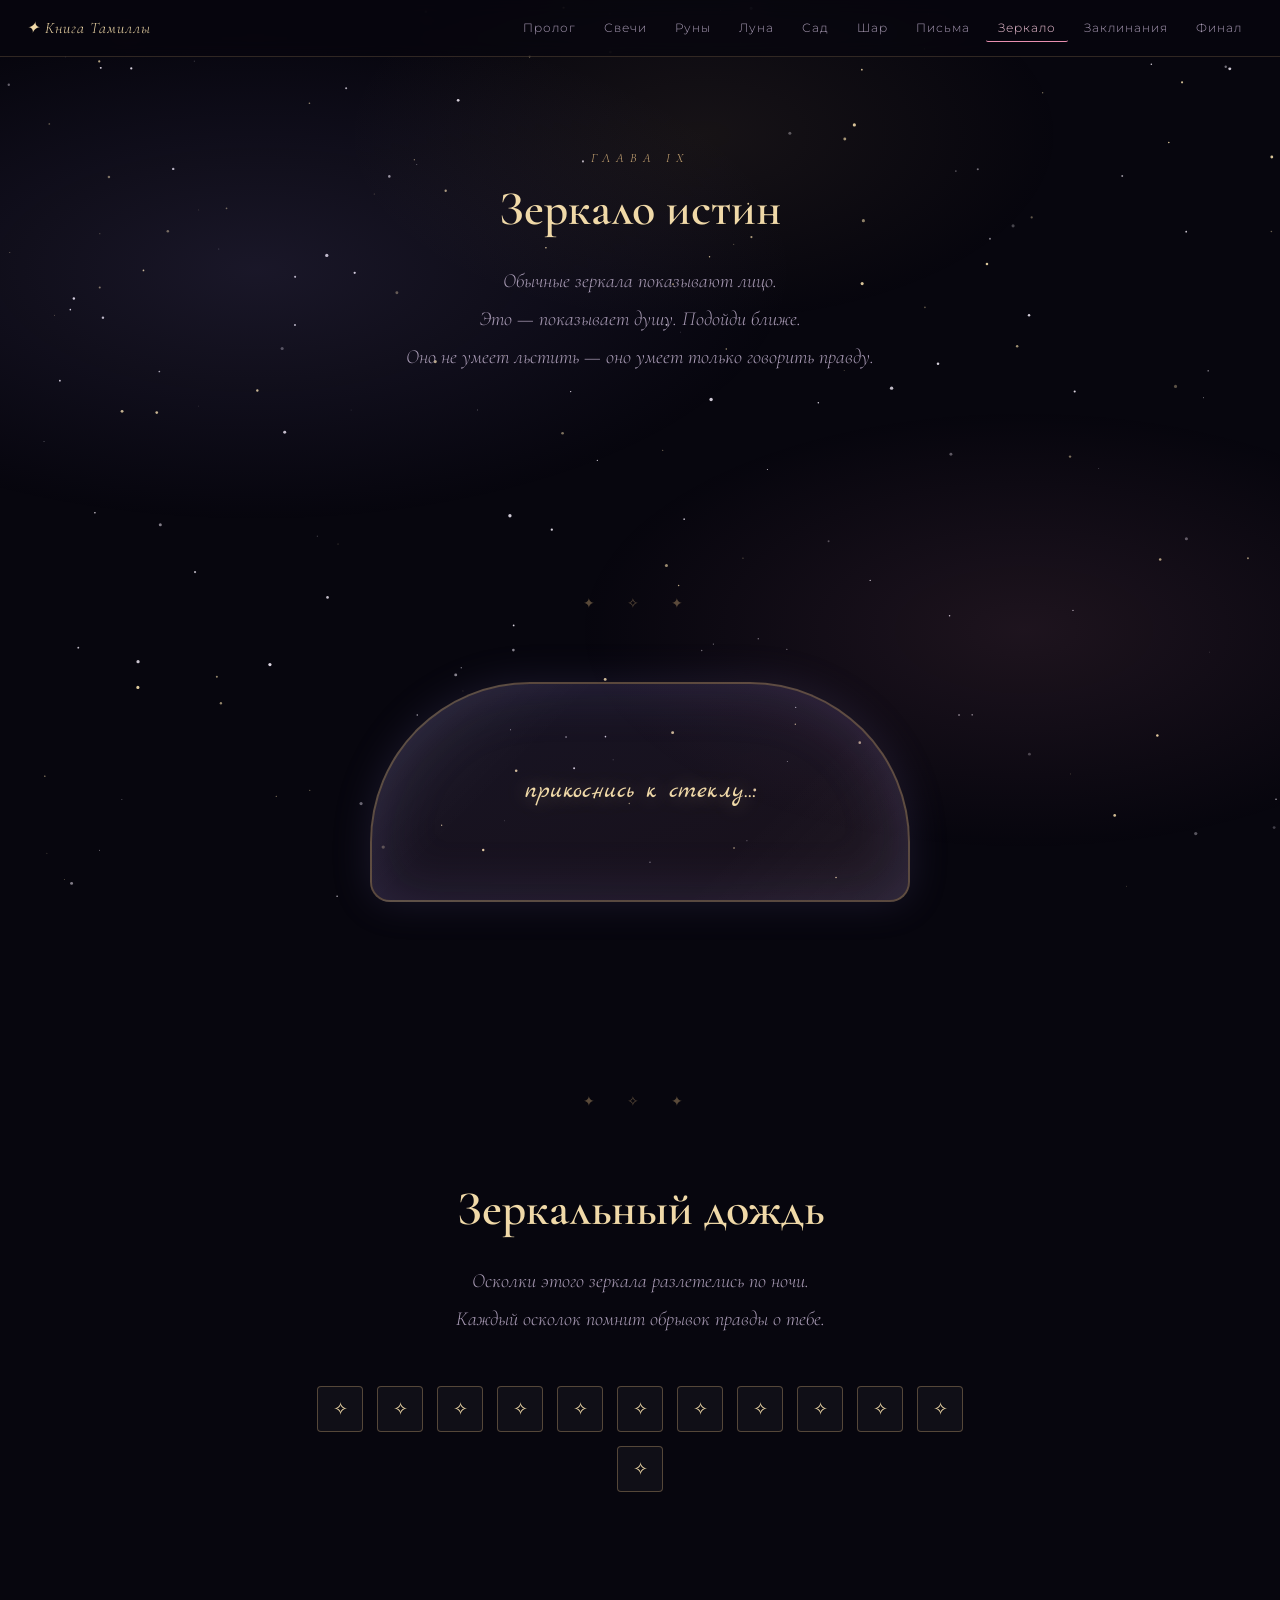
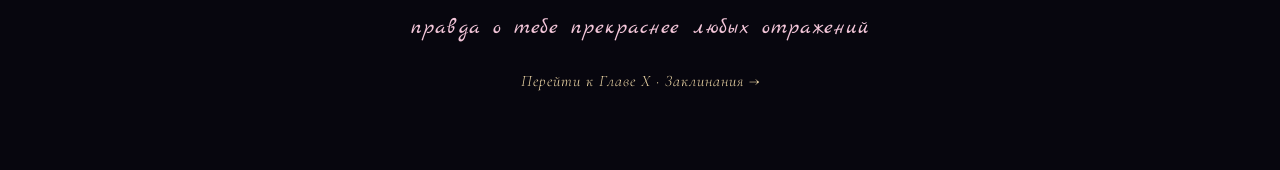
<file: mirror.html>
<!DOCTYPE html>
<html lang="ru">
<head>
    <meta charset="UTF-8">
    <meta name="viewport" content="width=device-width, initial-scale=1.0">
    <title>Глава IX · Зеркало истин</title>
    <link rel="stylesheet" href="style.css">
    <link href="https://fonts.googleapis.com/css2?family=Cormorant+Garamond:ital,wght@0,300;0,400;0,600;1,300;1,400&family=Marck+Script&family=Montserrat:wght@200;300;400&display=swap" rel="stylesheet">
</head>
<body>

    <canvas id="sky"></canvas>
    <div id="nebula"></div>
    <canvas id="trail"></canvas>

    <nav class="book-nav" id="book-nav">
        <span class="nav-title">✦ Книга Тамиллы</span>
        <div class="nav-links" id="nav-links">
            <a href="index.html">Пролог</a>
            <a href="candles.html">Свечи</a>
            <a href="runes.html">Руны</a>
            <a href="moon.html">Луна</a>
            <a href="garden.html">Сад</a>
            <a href="crystal.html">Шар</a>
            <a href="letters.html">Письма</a>
            <a href="mirror.html" class="active">Зеркало</a>
            <a href="spells.html">Заклинания</a>
            <a href="finale.html">Финал</a>
        </div>
        <button class="nav-burger" id="nav-burger">☰</button>
    </nav>

    <section class="chapter page-head">
        <div class="chapter-num">Глава IX</div>
        <h1 class="chapter-title">Зеркало истин</h1>
        <p class="chapter-lead reveal">Обычные зеркала показывают лицо.<br>
        Это — показывает душу. Подойди ближе.<br>
        Оно не умеет льстить — оно умеет только говорить правду.</p>
    </section>

    <section class="chapter">
        <div class="mirror reveal" id="mirror">
            <div class="mirror-surface">
                <p class="mirror-text script" id="mirror-text">прикоснись к стеклу…</p>
            </div>
        </div>
        <p class="mirror-count" id="mirror-count"></p>
    </section>

    <section class="chapter">
        <h2 class="chapter-title">Зеркальный дождь</h2>
        <p class="chapter-lead reveal">Осколки этого зеркала разлетелись по ночи.<br>Каждый осколок помнит обрывок правды о тебе.</p>
        <div class="shards reveal" id="shards"></div>
    </section>

    <footer class="footer">
        <p class="script footer-script">правда о тебе прекраснее любых отражений</p>
        <p><a href="spells.html" class="footer-next">Перейти к Главе X · Заклинания →</a></p>
    </footer>

    <script src="script.js"></script>
</body>
</html>
</file>
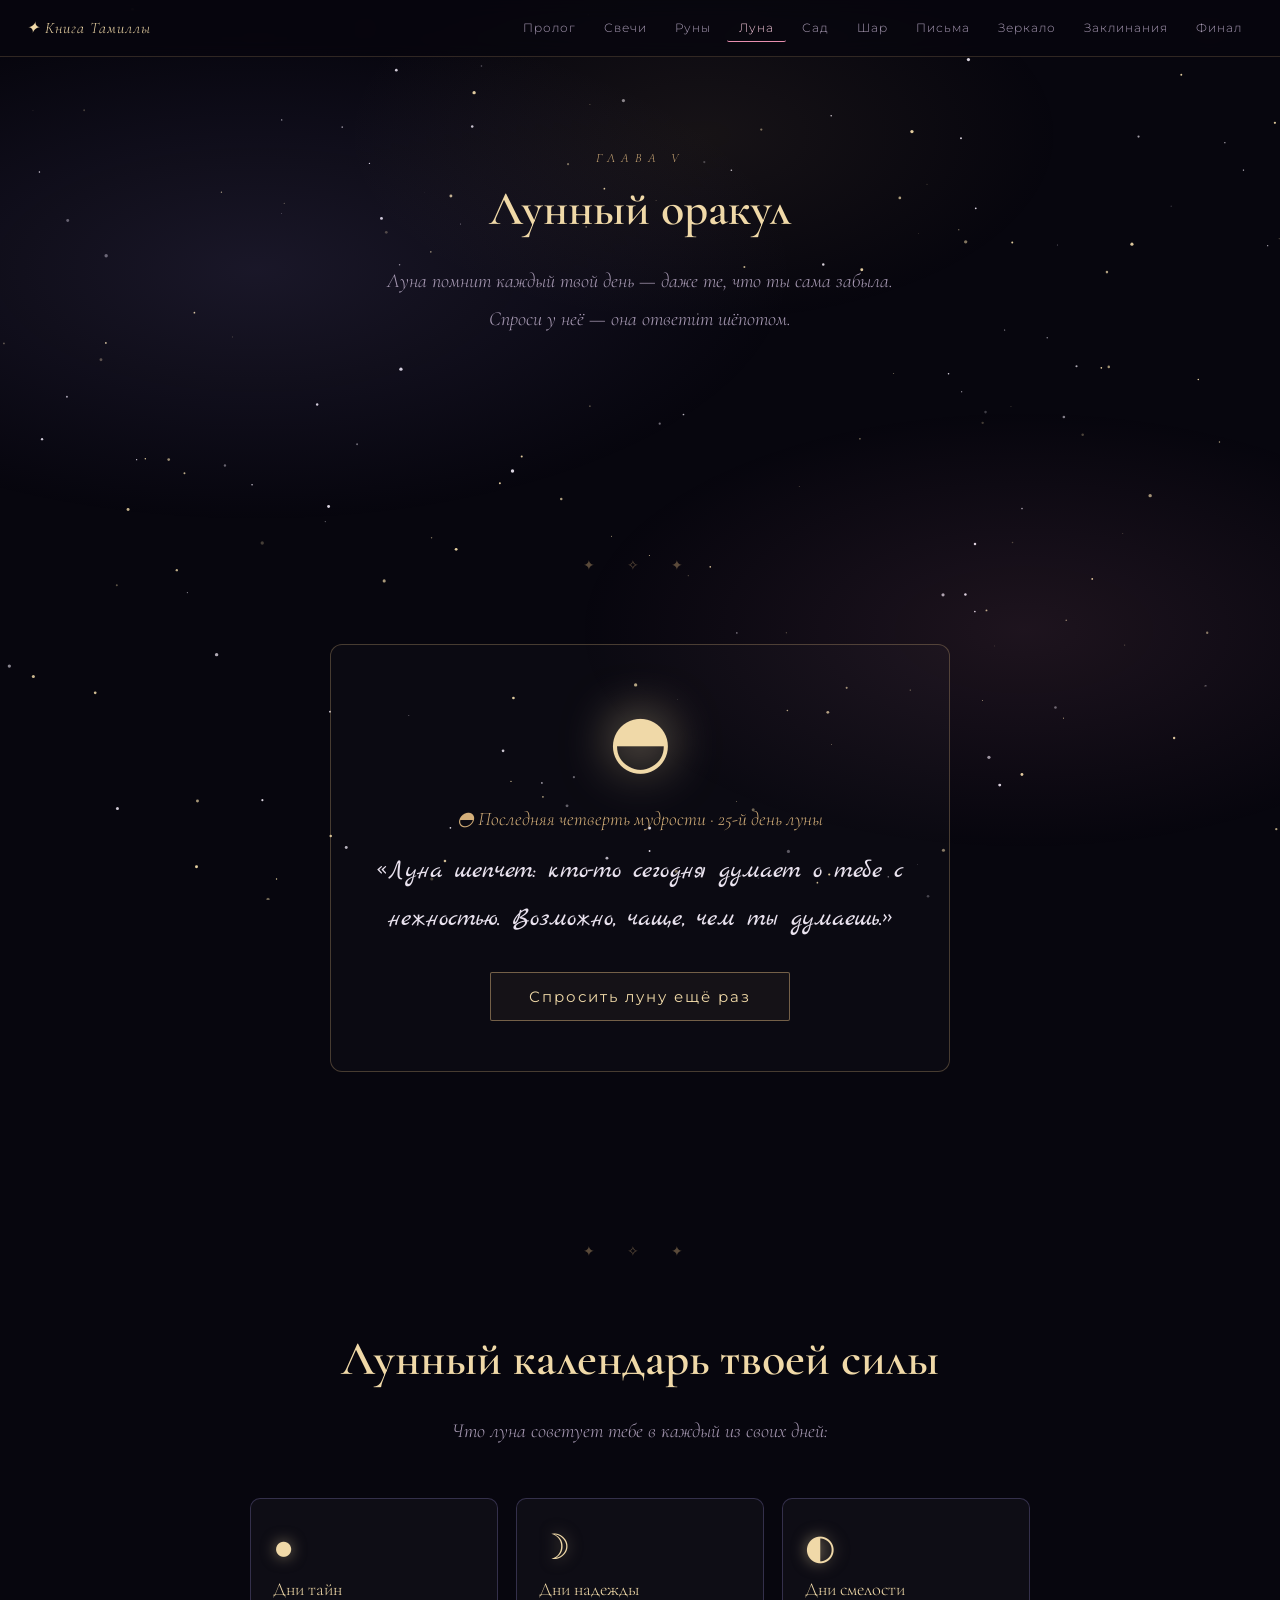
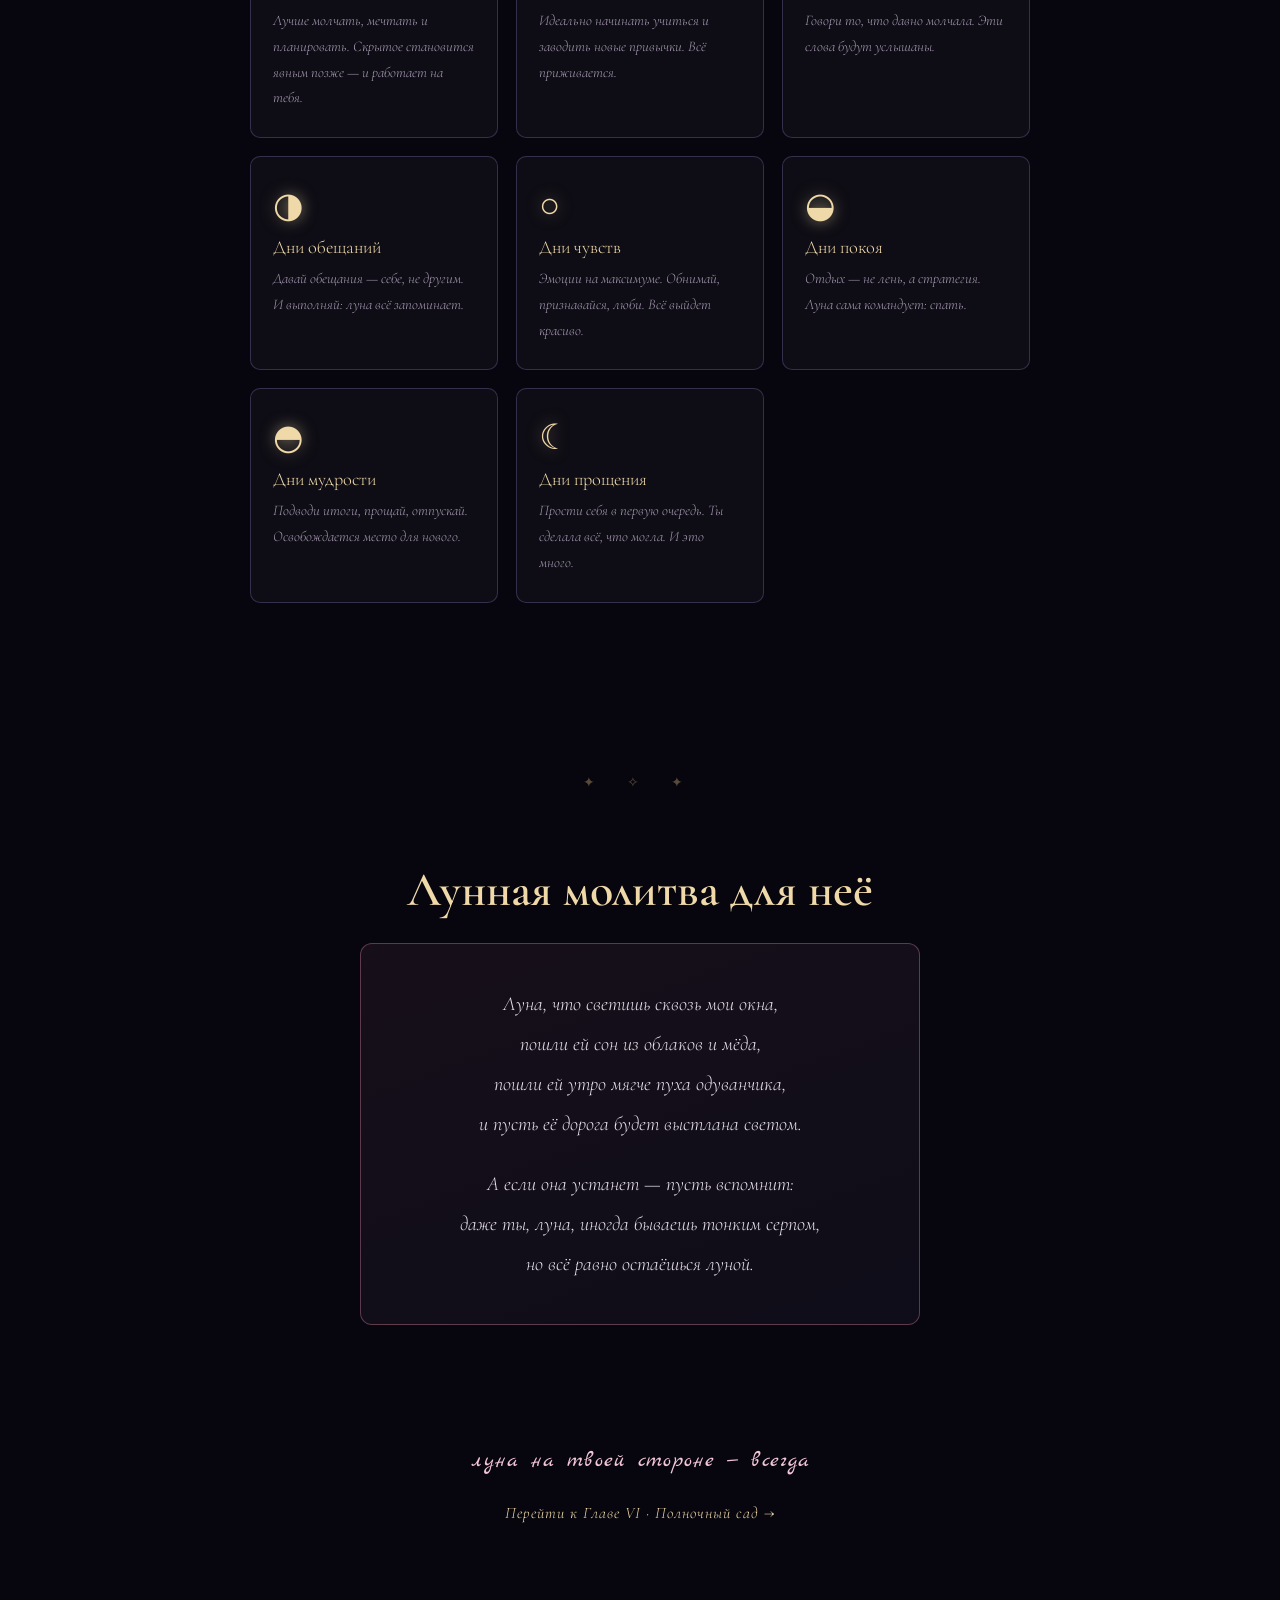
<file: moon.html>
<!DOCTYPE html>
<html lang="ru">
<head>
    <meta charset="UTF-8">
    <meta name="viewport" content="width=device-width, initial-scale=1.0">
    <title>Глава V · Лунный оракул</title>
    <link rel="stylesheet" href="style.css">
    <link href="https://fonts.googleapis.com/css2?family=Cormorant+Garamond:ital,wght@0,300;0,400;0,600;1,300;1,400&family=Marck+Script&family=Montserrat:wght@200;300;400&display=swap" rel="stylesheet">
</head>
<body>

    <canvas id="sky"></canvas>
    <div id="nebula"></div>
    <canvas id="trail"></canvas>

    <nav class="book-nav" id="book-nav">
        <span class="nav-title">✦ Книга Тамиллы</span>
        <div class="nav-links" id="nav-links">
            <a href="index.html">Пролог</a>
            <a href="candles.html">Свечи</a>
            <a href="runes.html">Руны</a>
            <a href="moon.html" class="active">Луна</a>
            <a href="garden.html">Сад</a>
            <a href="crystal.html">Шар</a>
            <a href="letters.html">Письма</a>
            <a href="mirror.html">Зеркало</a>
            <a href="spells.html">Заклинания</a>
            <a href="finale.html">Финал</a>
        </div>
        <button class="nav-burger" id="nav-burger">☰</button>
    </nav>

    <section class="chapter page-head">
        <div class="chapter-num">Глава V</div>
        <h1 class="chapter-title">Лунный оракул</h1>
        <p class="chapter-lead reveal">Луна помнит каждый твой день — даже те, что ты сама забыла.<br>
        Спроси у неё — она ответит шёпотом.</p>
    </section>

    <section class="chapter">
        <div class="oracle-box reveal">
            <div class="oracle-moon" id="oracle-moon">☾</div>
            <div class="oracle-text">
                <p class="oracle-phase" id="oracle-phase"></p>
                <p class="oracle-prediction script" id="oracle-prediction"></p>
            </div>
            <button class="rune-btn" id="oracle-btn">Спросить луну ещё раз</button>
        </div>
    </section>

    <section class="chapter">
        <h2 class="chapter-title">Лунный календарь твоей силы</h2>
        <p class="chapter-lead reveal">Что луна советует тебе в каждый из своих дней:</p>
        <div class="moon-calendar reveal" id="moon-calendar"></div>
    </section>

    <section class="chapter">
        <h2 class="chapter-title">Лунная молитва для неё</h2>
        <div class="flower-poem reveal">
            <p>Луна, что светишь сквозь мои окна,<br>
            пошли ей сон из облаков и мёда,<br>
            пошли ей утро мягче пуха одуванчика,<br>
            и пусть её дорога будет выстлана светом.</p>
            <p style="margin-top:1em">А если она устанет — пусть вспомнит:<br>
            даже ты, луна, иногда бываешь тонким серпом,<br>
            но всё равно остаёшься луной.</p>
        </div>
    </section>

    <footer class="footer">
        <p class="script footer-script">луна на твоей стороне — всегда</p>
        <p><a href="garden.html" class="footer-next">Перейти к Главе VI · Полночный сад →</a></p>
    </footer>

    <script src="script.js"></script>
</body>
</html>
</file>
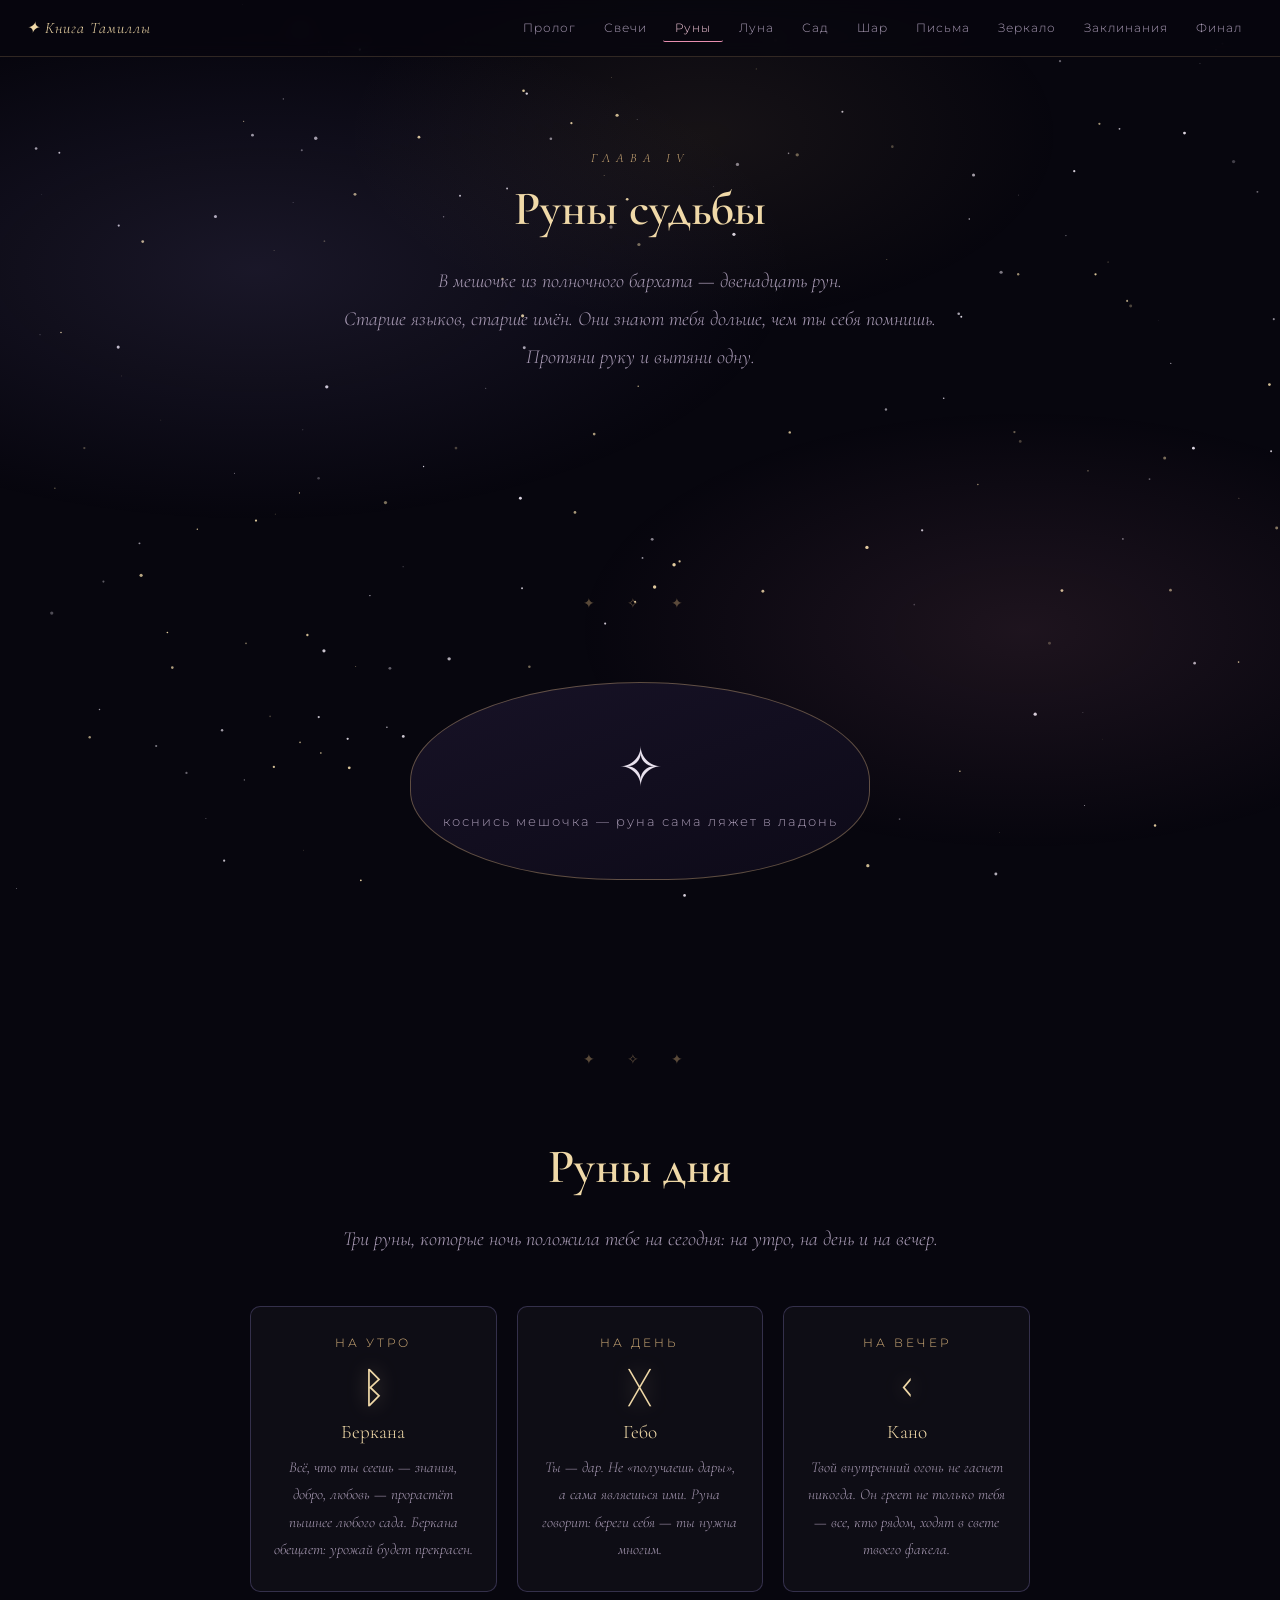
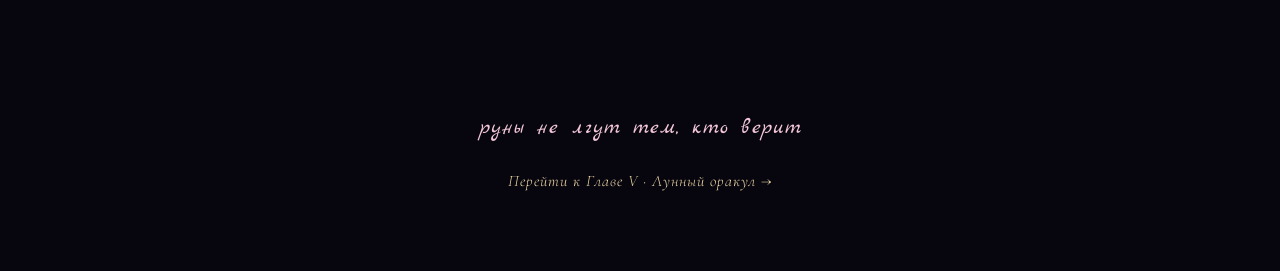
<file: runes.html>
<!DOCTYPE html>
<html lang="ru">
<head>
    <meta charset="UTF-8">
    <meta name="viewport" content="width=device-width, initial-scale=1.0">
    <title>Глава IV · Руны судьбы</title>
    <link rel="stylesheet" href="style.css">
    <link href="https://fonts.googleapis.com/css2?family=Cormorant+Garamond:ital,wght@0,300;0,400;0,600;1,300;1,400&family=Marck+Script&family=Montserrat:wght@200;300;400&display=swap" rel="stylesheet">
</head>
<body>

    <canvas id="sky"></canvas>
    <div id="nebula"></div>
    <canvas id="trail"></canvas>

    <nav class="book-nav" id="book-nav">
        <span class="nav-title">✦ Книга Тамиллы</span>
        <div class="nav-links" id="nav-links">
            <a href="index.html">Пролог</a>
            <a href="candles.html">Свечи</a>
            <a href="runes.html" class="active">Руны</a>
            <a href="moon.html">Луна</a>
            <a href="garden.html">Сад</a>
            <a href="crystal.html">Шар</a>
            <a href="letters.html">Письма</a>
            <a href="mirror.html">Зеркало</a>
            <a href="spells.html">Заклинания</a>
            <a href="finale.html">Финал</a>
        </div>
        <button class="nav-burger" id="nav-burger">☰</button>
    </nav>

    <section class="chapter page-head">
        <div class="chapter-num">Глава IV</div>
        <h1 class="chapter-title">Руны судьбы</h1>
        <p class="chapter-lead reveal">В мешочке из полночного бархата — двенадцать рун.<br>
        Старше языков, старше имён. Они знают тебя дольше, чем ты себя помнишь.<br>
        Протяни руку и вытяни одну.</p>
    </section>

    <section class="chapter">
        <div class="rune-pouch reveal" id="rune-pouch">
            <div class="pouch-emoji">✧</div>
            <p class="pouch-hint">коснись мешочка — руна сама ляжет в ладонь</p>
        </div>
        <div class="rune-drawn hidden" id="rune-drawn">
            <div class="rune-symbol" id="rune-symbol"></div>
            <p class="rune-name" id="rune-name"></p>
            <p class="rune-text" id="rune-text"></p>
            <button class="rune-btn" id="rune-again">Вытянуть ещё руну ✧</button>
        </div>
    </section>

    <section class="chapter">
        <h2 class="chapter-title">Руны дня</h2>
        <p class="chapter-lead reveal">Три руны, которые ночь положила тебе на сегодня: на утро, на день и на вечер.</p>
        <div class="day-runes reveal" id="day-runes"></div>
    </section>

    <footer class="footer">
        <p class="script footer-script">руны не лгут тем, кто верит</p>
        <p><a href="moon.html" class="footer-next">Перейти к Главе V · Лунный оракул →</a></p>
    </footer>

    <script src="script.js"></script>
</body>
</html>
</file>
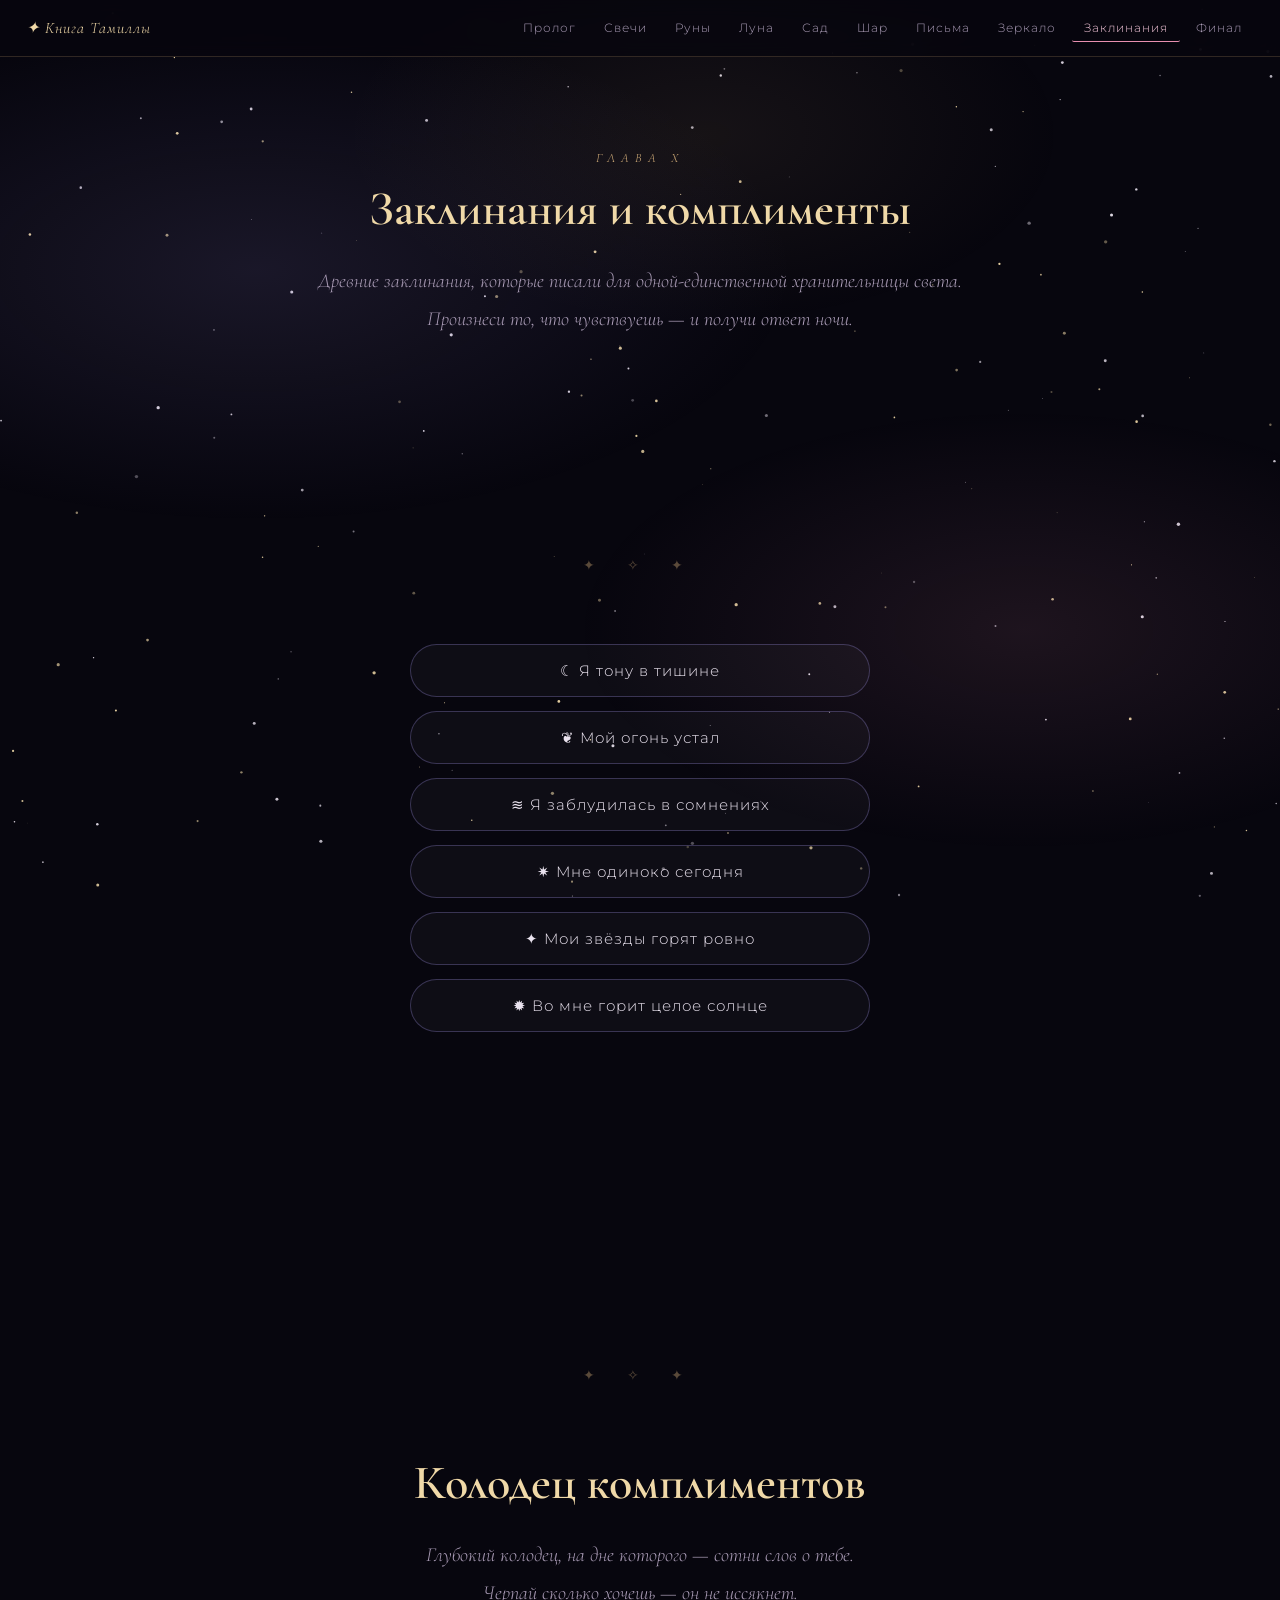
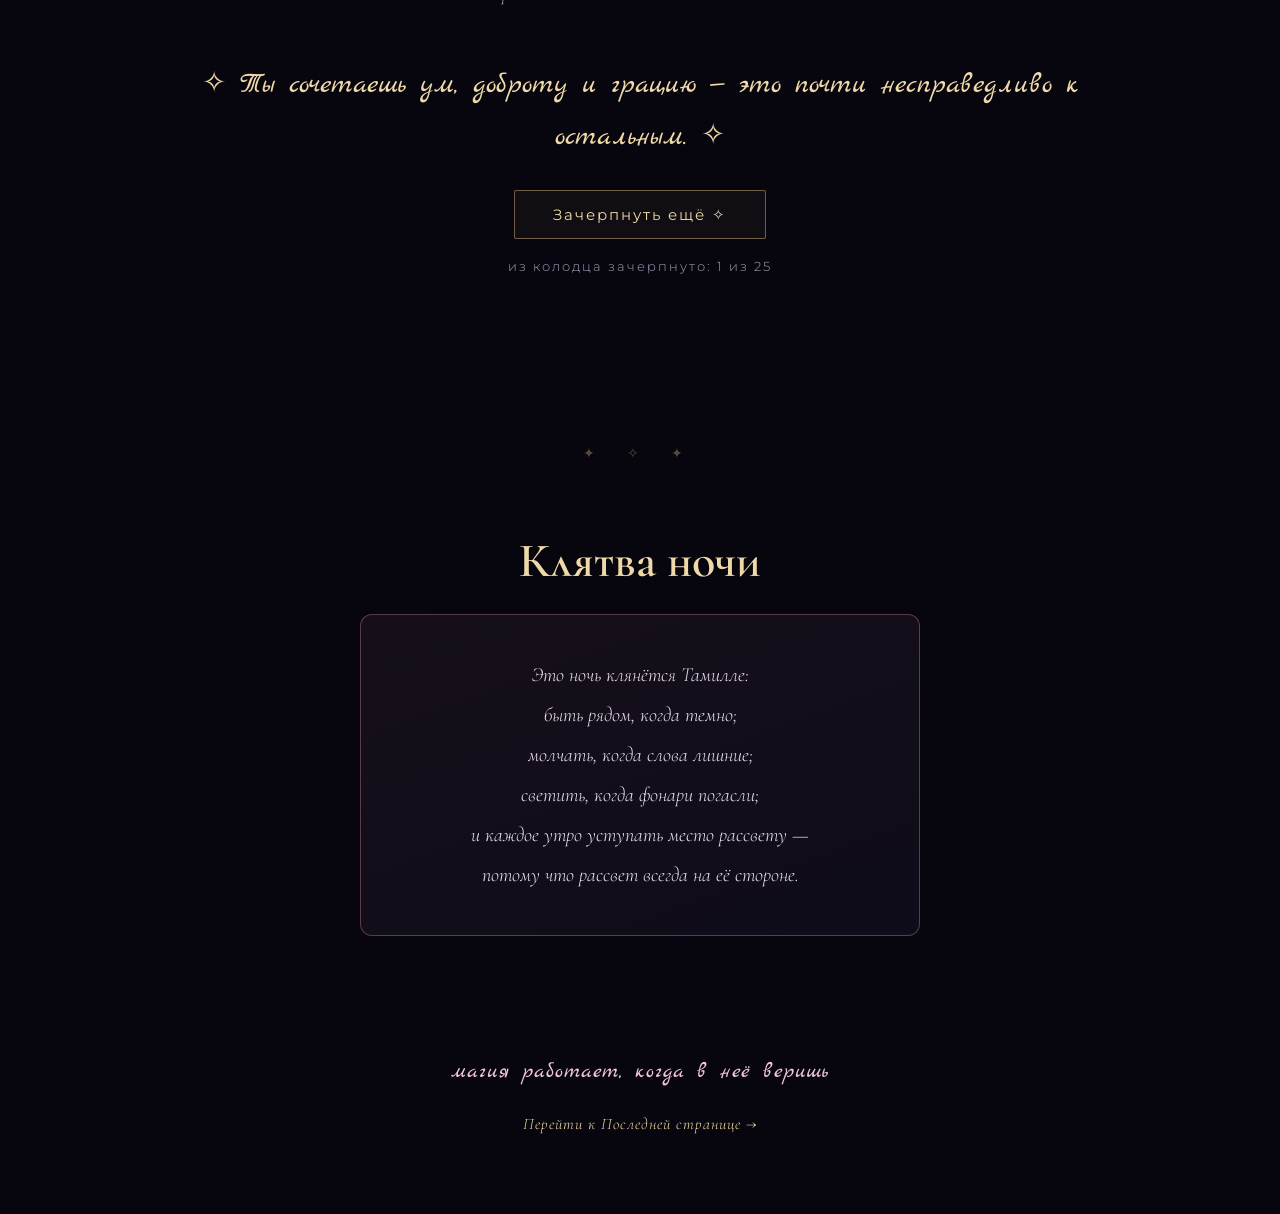
<file: spells.html>
<!DOCTYPE html>
<html lang="ru">
<head>
    <meta charset="UTF-8">
    <meta name="viewport" content="width=device-width, initial-scale=1.0">
    <title>Глава X · Заклинания и комплименты</title>
    <link rel="stylesheet" href="style.css">
    <link href="https://fonts.googleapis.com/css2?family=Cormorant+Garamond:ital,wght@0,300;0,400;0,600;1,300;1,400&family=Marck+Script&family=Montserrat:wght@200;300;400&display=swap" rel="stylesheet">
</head>
<body>

    <canvas id="sky"></canvas>
    <div id="nebula"></div>
    <canvas id="trail"></canvas>

    <nav class="book-nav" id="book-nav">
        <span class="nav-title">✦ Книга Тамиллы</span>
        <div class="nav-links" id="nav-links">
            <a href="index.html">Пролог</a>
            <a href="candles.html">Свечи</a>
            <a href="runes.html">Руны</a>
            <a href="moon.html">Луна</a>
            <a href="garden.html">Сад</a>
            <a href="crystal.html">Шар</a>
            <a href="letters.html">Письма</a>
            <a href="mirror.html">Зеркало</a>
            <a href="spells.html" class="active">Заклинания</a>
            <a href="finale.html">Финал</a>
        </div>
        <button class="nav-burger" id="nav-burger">☰</button>
    </nav>

    <section class="chapter page-head">
        <div class="chapter-num">Глава X</div>
        <h1 class="chapter-title">Заклинания и комплименты</h1>
        <p class="chapter-lead reveal">Древние заклинания, которые писали для одной-единственной хранительницы света.<br>
        Произнеси то, что чувствуешь — и получи ответ ночи.</p>
    </section>

    <section class="chapter">
        <div class="spells reveal">
            <button class="spell" data-spell="sad">☾ Я тону в тишине</button>
            <button class="spell" data-spell="tired">❦ Мой огонь устал</button>
            <button class="spell" data-spell="doubt">≋ Я заблудилась в сомнениях</button>
            <button class="spell" data-spell="lonely">✷ Мне одиноко сегодня</button>
            <button class="spell" data-spell="ok">✦ Мои звёзды горят ровно</button>
            <button class="spell" data-spell="great">✹ Во мне горит целое солнце</button>
        </div>
        <div class="spell-result" id="spell-result"></div>
    </section>

    <section class="chapter">
        <h2 class="chapter-title">Колодец комплиментов</h2>
        <p class="chapter-lead reveal">Глубокий колодец, на дне которого — сотни слов о тебе.<br>Черпай сколько хочешь — он не иссякнет.</p>
        <p class="compliment-big script reveal" id="compliment-big"></p>
        <button class="rune-btn reveal" id="compliment-btn">Зачерпнуть ещё ✧</button>
        <p class="compliment-count reveal" id="compliment-count"></p>
    </section>

    <section class="chapter">
        <h2 class="chapter-title">Клятва ночи</h2>
        <div class="flower-poem reveal">
            <p>Это ночь клянётся Тамилле:<br>
            быть рядом, когда темно;<br>
            молчать, когда слова лишние;<br>
            светить, когда фонари погасли;<br>
            и каждое утро уступать место рассвету —<br>
            потому что рассвет всегда на её стороне.</p>
        </div>
    </section>

    <footer class="footer">
        <p class="script footer-script">магия работает, когда в неё веришь</p>
        <p><a href="finale.html" class="footer-next">Перейти к Последней странице →</a></p>
    </footer>

    <script src="script.js"></script>
</body>
</html>
</file>
<file: style.css>
/* ============================================================
   КНИГА ТАМИЛЛЫ · мистический тёмный стиль (многостраничная)
   ============================================================ */
:root {
    --night: #07060e;
    --night-2: #0e0b1a;
    --gold: #d4af7a;
    --gold-bright: #f0d9a8;
    --pink: #e88fb0;
    --pink-soft: #f3c6d9;
    --violet: #8b7ec8;
    --text: #e9e2ee;
    --text-dim: #a99bb5;
    --script: 'Marck Script', cursive;
    --serif: 'Cormorant Garamond', serif;
}

* { margin: 0; padding: 0; box-sizing: border-box; }
html { scroll-behavior: smooth; }

body {
    background: var(--night);
    color: var(--text);
    font-family: 'Montserrat', sans-serif;
    font-weight: 300;
    overflow-x: hidden;
}

.script { font-family: var(--script); }
.hidden { display: none !important; }

a { color: var(--gold-bright); text-decoration: none; }

/* ===== Небо и туманности ===== */
#sky, #trail { position: fixed; inset: 0; pointer-events: none; }
#sky { z-index: 0; }
#trail { z-index: 50; }

#nebula {
    position: fixed;
    inset: 0;
    z-index: 0;
    pointer-events: none;
    background:
        radial-gradient(ellipse 60% 40% at 20% 30%, rgba(139,126,200,.14), transparent 70%),
        radial-gradient(ellipse 50% 35% at 80% 70%, rgba(232,143,176,.10), transparent 70%),
        radial-gradient(ellipse 40% 30% at 55% 15%, rgba(212,175,122,.08), transparent 70%);
}

/* ===== Появление при скролле ===== */
.reveal { opacity: 0; transform: translateY(35px); transition: opacity 1.4s ease, transform 1.4s ease; }
.reveal.shown { opacity: 1; transform: translateY(0); }

/* ===== Навигация ===== */
.book-nav {
    position: fixed;
    top: 0; left: 0; right: 0;
    z-index: 100;
    display: flex;
    align-items: center;
    gap: 22px;
    padding: 14px 26px;
    background: rgba(7,6,14,.75);
    backdrop-filter: blur(10px);
    border-bottom: 1px solid rgba(212,175,122,.2);
}

.nav-title {
    font-family: var(--serif);
    font-style: italic;
    color: var(--gold-bright);
    letter-spacing: 1px;
    white-space: nowrap;
}

.nav-links {
    display: flex;
    gap: 4px;
    flex-wrap: wrap;
    margin-left: auto;
}

.nav-links a {
    padding: 6px 12px;
    font-size: .78rem;
    letter-spacing: 1px;
    color: var(--text-dim);
    border-radius: 2px;
    transition: color .3s, background .3s;
    white-space: nowrap;
}
.nav-links a:hover { color: var(--gold-bright); background: rgba(212,175,122,.08); }
.nav-links a.active { color: var(--pink-soft); border-bottom: 1px solid var(--pink); }

.nav-burger {
    display: none;
    margin-left: auto;
    background: none;
    border: 1px solid rgba(212,175,122,.4);
    color: var(--gold-bright);
    font-size: 1.1rem;
    padding: 4px 12px;
    border-radius: 4px;
    cursor: pointer;
}

/* ===== Главы ===== */
.chapter {
    position: relative;
    z-index: 2;
    max-width: 860px;
    margin: 0 auto;
    padding: 110px 26px 60px;
    text-align: center;
}

.page-head { padding-top: 150px; }

.chapter-num {
    font-family: var(--serif);
    font-style: italic;
    letter-spacing: 6px;
    text-transform: uppercase;
    font-size: .8rem;
    color: var(--gold);
    margin-bottom: 14px;
}

.chapter-title {
    font-family: var(--serif);
    font-weight: 600;
    font-size: clamp(2rem, 6vw, 3rem);
    color: var(--gold-bright);
    margin-bottom: 24px;
}

.chapter-lead {
    font-family: var(--serif);
    font-style: italic;
    font-size: 1.25rem;
    line-height: 1.9;
    color: var(--text-dim);
    margin-bottom: 48px;
}

.chapter::before {
    content: '✦ ✧ ✦';
    display: block;
    text-align: center;
    color: rgba(212,175,122,.4);
    letter-spacing: 14px;
    margin-bottom: 70px;
    font-size: .9rem;
}
.chapter.prologue::before, .page-head::before { display: none; }

/* ===== Пролог ===== */
.prologue {
    min-height: 100vh;
    display: flex;
    align-items: center;
    justify-content: center;
    padding-top: 60px;
}

.prologue-inner { max-width: 700px; }

.whisper {
    font-family: var(--serif);
    font-style: italic;
    color: var(--text-dim);
    font-size: 1.15rem;
    margin-bottom: 12px;
}

.book-title {
    font-family: var(--serif);
    font-weight: 600;
    font-size: clamp(3rem, 11vw, 6.5rem);
    margin: 30px 0 18px;
    background: linear-gradient(120deg, var(--gold-bright), var(--pink), var(--violet), var(--gold-bright));
    background-size: 300% auto;
    -webkit-background-clip: text;
    background-clip: text;
    color: transparent;
    animation: shimmer 8s linear infinite;
    line-height: 1.15;
}

@keyframes shimmer { to { background-position: 300% center; } }

.book-sub {
    font-family: var(--serif);
    font-style: italic;
    color: var(--text-dim);
    font-size: 1.2rem;
    line-height: 1.9;
}

.moon {
    font-size: 3.2rem;
    color: var(--gold-bright);
    margin: 34px 0;
    text-shadow: 0 0 40px rgba(240,217,168,.6);
    animation: moonBreath 6s ease-in-out infinite;
    display: inline-block;
}

@keyframes moonBreath {
    0%, 100% { transform: scale(1); text-shadow: 0 0 30px rgba(240,217,168,.5); }
    50% { transform: scale(1.1) rotate(8deg); text-shadow: 0 0 60px rgba(240,217,168,.9); }
}

.prologue-note {
    font-size: .85rem;
    letter-spacing: 2px;
    color: var(--text-dim);
    line-height: 2;
    margin-bottom: 30px;
}

/* ===== Кнопки-руны ===== */
.rune-btn {
    display: inline-block;
    padding: 14px 38px;
    font-family: 'Montserrat', sans-serif;
    font-size: .95rem;
    letter-spacing: 2px;
    color: var(--gold-bright);
    background: rgba(212,175,122,.05);
    border: 1px solid rgba(212,175,122,.5);
    border-radius: 2px;
    cursor: pointer;
    transition: all .5s ease;
}
.rune-btn:hover {
    background: rgba(212,175,122,.14);
    box-shadow: 0 0 35px rgba(212,175,122,.3);
    letter-spacing: 3px;
}

/* ===== Оглавление ===== */
.toc { display: flex; flex-direction: column; gap: 12px; max-width: 620px; margin: 0 auto; text-align: left; }

.toc-item {
    display: grid;
    grid-template-columns: 56px 1fr;
    grid-template-rows: auto auto;
    column-gap: 18px;
    padding: 18px 22px;
    background: rgba(255,255,255,.03);
    border: 1px solid rgba(139,126,200,.3);
    border-radius: 8px;
    transition: all .4s ease;
    color: var(--text);
}
.toc-item:hover {
    border-color: var(--pink);
    background: rgba(232,143,176,.06);
    transform: translateX(10px);
    box-shadow: 0 10px 30px rgba(232,143,176,.15);
}
.toc-num {
    grid-row: span 2;
    font-family: var(--serif);
    font-size: 1.7rem;
    font-style: italic;
    color: var(--gold);
    display: flex;
    align-items: center;
}
.toc-name { font-family: var(--serif); font-size: 1.25rem; color: var(--gold-bright); }
.toc-desc { font-size: .8rem; color: var(--text-dim); font-style: italic; }
.toc-final { border-color: rgba(212,175,122,.5); }

/* ===== Глава I: буквы имени ===== */
.name-letters {
    display: flex;
    flex-wrap: wrap;
    justify-content: center;
    gap: 14px;
    margin-bottom: 30px;
}

.letter-glyph {
    width: 92px;
    padding: 22px 8px 16px;
    background: rgba(255,255,255,.03);
    border: 1px solid rgba(139,126,200,.35);
    border-radius: 4px;
    cursor: pointer;
    transition: all .4s ease;
}
.letter-glyph:hover {
    border-color: var(--pink);
    box-shadow: 0 8px 30px rgba(232,143,176,.2);
    transform: translateY(-6px);
}
.letter-glyph.found { border-color: var(--gold); box-shadow: 0 0 25px rgba(212,175,122,.3); }

.glyph {
    display: block;
    font-family: var(--serif);
    font-size: 2.6rem;
    font-weight: 600;
    color: var(--gold-bright);
    line-height: 1;
}
.glyph-meaning {
    display: block;
    margin-top: 10px;
    font-size: .72rem;
    letter-spacing: 1px;
    color: var(--text-dim);
}

.glyph-secret { font-size: .85rem; color: var(--text-dim); letter-spacing: 1px; margin-bottom: 20px; }

.rune-reveal {
    min-height: 3em;
    font-family: var(--serif);
    font-style: italic;
    font-size: 1.35rem;
    color: var(--pink-soft);
}

/* ===== Глава II: созвездие ===== */
.constellation-wrap { position: relative; }
.constellation { width: 100%; max-width: 600px; height: auto; touch-action: manipulation; }
.const-star { transition: r .3s; }
.const-star.found { fill: var(--gold-bright); filter: drop-shadow(0 0 6px var(--gold-bright)); }

.constellation-hint {
    margin-top: 16px;
    font-size: .85rem;
    letter-spacing: 2px;
    color: var(--text-dim);
}

.const-message { margin-top: 40px; animation: fadeSlow 2s ease both; }
@keyframes fadeSlow { from { opacity: 0; } to { opacity: 1; } }
.const-poem { font-family: var(--serif); font-size: 1.3rem; line-height: 1.9; color: var(--text); margin-bottom: 8px; }
.const-poem.script { color: var(--pink-soft); font-size: 1.6rem; }

/* ===== Свечи ===== */
.candles-progress {
    font-size: .85rem;
    letter-spacing: 2px;
    color: var(--gold);
    margin-bottom: 10px;
}

.candles-room {
    display: grid;
    grid-template-columns: repeat(auto-fit, minmax(130px, 1fr));
    gap: 16px;
    max-width: 640px;
    margin: 0 auto;
}

.candle {
    padding: 26px 10px;
    background: rgba(255,255,255,.03);
    border: 1px solid rgba(212,175,122,.3);
    border-radius: 8px;
    cursor: pointer;
    color: var(--text-dim);
    font-family: 'Montserrat', sans-serif;
    font-size: .72rem;
    letter-spacing: 1px;
    text-transform: uppercase;
    transition: all .4s ease;
}
.candle:hover { border-color: var(--gold); transform: translateY(-6px); }
.candle.lit {
    border-color: var(--gold-bright);
    background: rgba(212,175,122,.08);
    box-shadow: 0 0 30px rgba(212,175,122,.25);
    color: var(--gold-bright);
}
.candle-flame { display: block; font-size: 2rem; margin-bottom: 10px; color: var(--text-dim); }
.candle.lit .candle-flame { color: var(--gold-bright); text-shadow: 0 0 18px rgba(240,217,168,.8); }

.candle-speech {
    min-height: 4em;
    margin-top: 40px;
    font-family: var(--script);
    font-size: 1.55rem;
    color: var(--gold-bright);
    line-height: 1.7;
}

.own-candle { display: flex; flex-direction: column; align-items: center; gap: 22px; }
.own-candle-flame { font-size: 3.4rem; transition: transform .5s; color: var(--text-dim); }
.own-candle-flame.lit { animation: moonBreath 3s ease-in-out infinite; color: var(--gold-bright); text-shadow: 0 0 25px rgba(240,217,168,.8); }
.own-candle-result { min-height: 2.5em; font-size: 1.4rem; color: var(--pink-soft); line-height: 1.7; }

/* ===== Руны ===== */
.rune-pouch {
    cursor: pointer;
    padding: 50px 30px;
    max-width: 460px;
    margin: 0 auto;
    background: linear-gradient(160deg, #171226, #0d0a18);
    border: 1px solid rgba(212,175,122,.4);
    border-radius: 50% 50% 45% 45%;
    transition: all .4s ease;
}
.rune-pouch:hover { box-shadow: 0 0 50px rgba(212,175,122,.25); transform: scale(1.03); }
.pouch-emoji { font-size: 3.4rem; }
.pouch-hint { margin-top: 14px; font-size: .8rem; letter-spacing: 2px; color: var(--text-dim); }

.rune-drawn { animation: fadeSlow 1s ease both; }
.rune-symbol {
    font-size: 5rem;
    color: var(--gold-bright);
    text-shadow: 0 0 40px rgba(240,217,168,.6);
    margin-bottom: 10px;
}
.rune-name { font-family: var(--serif); font-size: 1.5rem; color: var(--gold); margin-bottom: 18px; }
.rune-text {
    max-width: 560px;
    margin: 0 auto 30px;
    font-family: var(--serif);
    font-style: italic;
    font-size: 1.2rem;
    line-height: 1.9;
    color: var(--text);
}

.day-runes { display: grid; grid-template-columns: repeat(auto-fit, minmax(220px, 1fr)); gap: 20px; max-width: 780px; margin: 0 auto; }
.day-rune {
    padding: 28px 22px;
    background: rgba(255,255,255,.03);
    border: 1px solid rgba(139,126,200,.3);
    border-radius: 10px;
    text-align: center;
}
.day-rune-time { font-size: .75rem; letter-spacing: 3px; text-transform: uppercase; color: var(--gold); margin-bottom: 12px; }
.day-rune-sym { font-size: 2.6rem; color: var(--gold-bright); text-shadow: 0 0 20px rgba(240,217,168,.4); margin-bottom: 8px; }
.day-rune-name { font-family: var(--serif); font-size: 1.2rem; color: var(--gold-bright); margin-bottom: 10px; }
.day-rune-text { font-family: var(--serif); font-style: italic; font-size: .95rem; line-height: 1.8; color: var(--text-dim); }

/* ===== Луна ===== */
.oracle-box {
    max-width: 620px;
    margin: 0 auto;
    padding: 50px 36px;
    border: 1px solid rgba(212,175,122,.3);
    border-radius: 12px;
    background: rgba(255,255,255,.02);
}

.oracle-moon {
    font-size: 4.5rem;
    color: var(--gold-bright);
    text-shadow: 0 0 50px rgba(240,217,168,.7);
    margin-bottom: 24px;
    animation: moonBreath 7s ease-in-out infinite;
}

.oracle-phase { font-family: var(--serif); font-style: italic; color: var(--gold); font-size: 1.2rem; margin-bottom: 16px; }
.oracle-prediction { font-size: 1.65rem; color: var(--text); line-height: 1.8; margin-bottom: 30px; min-height: 2.6em; }

.moon-calendar { display: grid; grid-template-columns: repeat(auto-fit, minmax(230px, 1fr)); gap: 18px; max-width: 780px; margin: 0 auto; }
.moon-day {
    padding: 26px 22px;
    background: rgba(255,255,255,.03);
    border: 1px solid rgba(139,126,200,.3);
    border-radius: 10px;
    text-align: left;
}
.moon-day-glyph { font-size: 2.2rem; display: block; margin-bottom: 10px; color: var(--gold-bright); text-shadow: 0 0 15px rgba(240,217,168,.5); }
.moon-day-name { font-family: var(--serif); font-size: 1.15rem; color: var(--gold-bright); margin-bottom: 8px; }
.moon-day-text { font-family: var(--serif); font-style: italic; font-size: .92rem; line-height: 1.75; color: var(--text-dim); }

/* ===== Сад ===== */
.garden { display: flex; flex-wrap: wrap; justify-content: center; gap: 22px; margin-bottom: 40px; }

.flower {
    font-size: 2.6rem;
    cursor: pointer;
    transition: transform .4s ease, filter .4s ease, color .4s;
    filter: drop-shadow(0 0 10px rgba(232,143,176,.35));
    animation: sway 5s ease-in-out infinite;
    display: inline-block;
    padding: 6px;
    color: var(--pink-soft);
    text-shadow: 0 0 14px rgba(232,143,176,.45);
}
.flower:nth-child(2n) { animation-delay: -1.5s; }
.flower:nth-child(3n) { animation-delay: -3s; }
.flower:hover { transform: scale(1.3) rotate(10deg); color: var(--gold-bright); filter: drop-shadow(0 0 22px rgba(240,217,168,.8)); }

@keyframes sway {
    0%, 100% { transform: rotate(-5deg); }
    50% { transform: rotate(5deg); }
}

.flower-poem {
    max-width: 560px;
    margin: 0 auto;
    padding: 40px 34px;
    border: 1px solid rgba(232,143,176,.35);
    border-radius: 12px;
    background: linear-gradient(160deg, rgba(232,143,176,.07), rgba(139,126,200,.06));
    font-family: var(--serif);
    font-size: 1.25rem;
    font-style: italic;
    line-height: 2;
    color: var(--text);
    animation: fadeSlow 1.2s ease both;
}

.fountain { max-width: 560px; margin: 0 auto; }
.fountain-verse {
    min-height: 3em;
    font-size: 1.7rem;
    color: var(--pink-soft);
    line-height: 1.8;
    margin-bottom: 26px;
}

/* ===== Хрустальный шар ===== */
.crystal-scene { display: flex; flex-direction: column; align-items: center; gap: 26px; }

.crystal-ball {
    position: relative;
    width: 240px;
    height: 240px;
    border-radius: 50%;
    background:
        radial-gradient(circle at 35% 30%, rgba(255,255,255,.18), transparent 45%),
        radial-gradient(circle at 60% 65%, rgba(232,143,176,.25), transparent 60%),
        radial-gradient(circle at 40% 60%, rgba(139,126,200,.3), transparent 65%),
        radial-gradient(circle, #1a1530 0%, #0a0817 80%);
    border: 1px solid rgba(212,175,122,.35);
    box-shadow: 0 0 60px rgba(139,126,200,.35), inset 0 0 80px rgba(232,143,176,.15);
    display: flex;
    align-items: center;
    justify-content: center;
    overflow: hidden;
    cursor: pointer;
    animation: orbGlow 5s ease-in-out infinite;
}

@keyframes orbGlow {
    0%, 100% { box-shadow: 0 0 50px rgba(139,126,200,.3), inset 0 0 80px rgba(232,143,176,.12); }
    50% { box-shadow: 0 0 90px rgba(139,126,200,.5), inset 0 0 100px rgba(232,143,176,.25); }
}

.crystal-ball.active { animation: orbSpin 1.2s ease; }
@keyframes orbSpin { 50% { transform: scale(1.06); } }

.crystal-answer {
    font-size: 1.25rem;
    color: var(--gold-bright);
    text-align: center;
    padding: 0 26px;
    line-height: 1.6;
    text-shadow: 0 0 18px rgba(240,217,168,.6);
    opacity: 0;
    transition: opacity 1s ease;
}
.crystal-answer.show { opacity: 1; }

.crystal-input {
    width: min(420px, 90%);
    padding: 14px 20px;
    background: rgba(255,255,255,.04);
    border: 1px solid rgba(139,126,200,.4);
    border-radius: 30px;
    color: var(--text);
    font-family: var(--serif);
    font-style: italic;
    font-size: 1.05rem;
    text-align: center;
    outline: none;
    transition: border-color .4s, box-shadow .4s;
}
.crystal-input:focus { border-color: var(--pink); box-shadow: 0 0 25px rgba(232,143,176,.25); }
.crystal-input::placeholder { color: var(--text-dim); }

/* FAQ шара */
.faq { display: grid; grid-template-columns: repeat(auto-fit, minmax(280px, 1fr)); gap: 18px; max-width: 780px; margin: 0 auto; text-align: left; }
.faq-item {
    padding: 24px 22px;
    background: rgba(255,255,255,.03);
    border: 1px solid rgba(139,126,200,.3);
    border-radius: 10px;
}
.faq-q { font-family: var(--serif); font-size: 1.15rem; color: var(--gold-bright); margin-bottom: 10px; }
.faq-a { font-family: var(--serif); font-style: italic; font-size: .95rem; line-height: 1.8; color: var(--text-dim); }

/* ===== Письма ===== */
.letters-row { display: flex; flex-wrap: wrap; justify-content: center; gap: 20px; }

.sealed-letter {
    width: 150px;
    padding: 30px 12px;
    background: linear-gradient(160deg, #171226, #0d0a18);
    border: 1px solid rgba(212,175,122,.4);
    border-radius: 6px;
    cursor: pointer;
    transition: all .4s ease;
    display: flex;
    flex-direction: column;
    align-items: center;
    gap: 10px;
    color: var(--text-dim);
    font-size: .78rem;
    letter-spacing: 2px;
    text-transform: uppercase;
}
.sealed-letter:hover {
    transform: translateY(-8px) rotate(-2deg);
    border-color: var(--pink);
    box-shadow: 0 15px 40px rgba(232,143,176,.2);
    color: var(--pink-soft);
}
.sealed-letter .wax {
    width: 44px; height: 44px;
    border-radius: 50%;
    background: radial-gradient(circle at 35% 35%, #d16a8c, #8c2f4e);
    box-shadow: 0 4px 12px rgba(140,47,78,.6);
    display: flex;
    align-items: center;
    justify-content: center;
    color: #f3c6d9;
    font-size: 1.1rem;
}
.sealed-letter.opened { opacity: .45; }

.letter-scroll {
    position: relative;
    max-width: 620px;
    margin: 46px auto 0;
    padding: 46px 40px;
    background: linear-gradient(160deg, rgba(212,175,122,.07), rgba(139,126,200,.06));
    border: 1px solid rgba(212,175,122,.4);
    border-radius: 8px;
    font-family: var(--serif);
    font-size: 1.2rem;
    line-height: 2;
    text-align: left;
    animation: fadeSlow 1s ease both;
    max-height: 80vh;
    overflow-y: auto;
    scrollbar-width: thin;
}

.letter-body p { margin-bottom: 1.2em; }
.letter-body .sign { text-align: right; color: var(--pink-soft); font-style: italic; }

.letter-close {
    position: absolute;
    top: 12px; right: 14px;
    background: none;
    border: none;
    color: var(--text-dim);
    font-size: 1.1rem;
    cursor: pointer;
}
.letter-close:hover { color: var(--pink); }

/* ===== Зеркало ===== */
.mirror { max-width: 480px; margin: 0 auto; cursor: pointer; }

.mirror-surface {
    padding: 70px 40px;
    border-radius: 160px 160px 20px 20px;
    background:
        linear-gradient(135deg, rgba(255,255,255,.06) 0%, transparent 30%, transparent 70%, rgba(255,255,255,.04) 100%),
        linear-gradient(160deg, rgba(139,126,200,.12), rgba(232,143,176,.08));
    border: 2px solid rgba(212,175,122,.35);
    box-shadow: inset 0 0 60px rgba(139,126,200,.2), 0 0 40px rgba(139,126,200,.15);
    text-align: center;
    transition: box-shadow .6s ease;
    min-height: 220px;
    display: flex;
    align-items: center;
    justify-content: center;
}
.mirror:hover .mirror-surface { box-shadow: inset 0 0 80px rgba(232,143,176,.3), 0 0 60px rgba(232,143,176,.25); }

.mirror-text { font-size: 1.55rem; color: var(--gold-bright); line-height: 1.8; text-shadow: 0 0 20px rgba(240,217,168,.4); }

.mirror-count { margin-top: 20px; font-size: .8rem; letter-spacing: 2px; color: var(--text-dim); }

/* Зеркальный дождь */
.shards { display: flex; flex-wrap: wrap; justify-content: center; gap: 14px; max-width: 700px; margin: 0 auto; }
.shard {
    width: 46px; height: 46px;
    background: rgba(255,255,255,.04);
    border: 1px solid rgba(212,175,122,.35);
    border-radius: 4px;
    color: var(--gold-bright);
    font-size: 1.1rem;
    cursor: pointer;
    transition: all .4s ease;
}
.shard:hover { border-color: var(--pink); box-shadow: 0 0 20px rgba(232,143,176,.3); transform: rotate(15deg); }

.shard-truth {
    max-width: 300px;
    padding: 16px 18px;
    background: linear-gradient(160deg, rgba(232,143,176,.08), rgba(139,126,200,.06));
    border: 1px solid rgba(232,143,176,.4);
    border-radius: 8px;
    font-family: var(--serif);
    font-style: italic;
    font-size: .95rem;
    line-height: 1.7;
    color: var(--text);
    animation: fadeSlow .8s ease both;
}

/* ===== Заклинания ===== */
.spells { display: flex; flex-direction: column; gap: 14px; max-width: 460px; margin: 0 auto 36px; }

.spell {
    padding: 16px 24px;
    background: rgba(255,255,255,.03);
    border: 1px solid rgba(139,126,200,.35);
    border-radius: 30px;
    color: var(--text);
    font-family: 'Montserrat', sans-serif;
    font-weight: 300;
    font-size: .95rem;
    letter-spacing: 1px;
    cursor: pointer;
    transition: all .4s ease;
}
.spell:hover { border-color: var(--pink); background: rgba(232,143,176,.08); transform: translateX(8px); }

.spell-result { min-height: 5em; font-family: var(--script); font-size: 1.6rem; color: var(--pink-soft); line-height: 1.8; }

.compliment-big {
    min-height: 3.5em;
    font-size: 1.8rem;
    color: var(--gold-bright);
    line-height: 1.8;
    margin-bottom: 26px;
}

.compliment-count { margin-top: 20px; font-size: .8rem; letter-spacing: 2px; color: var(--text-dim); }

/* ===== Финал ===== */
.finale { padding-bottom: 90px; }

.finale-poem {
    font-family: var(--serif);
    font-style: italic;
    font-size: 1.35rem;
    line-height: 2.2;
    color: var(--text);
    margin-bottom: 44px;
}
.finale-poem .script { color: var(--pink-soft); font-size: 1.5rem; }
.finale-big { display: inline-block; margin-top: 18px; font-size: 2.1rem; color: var(--gold-bright); text-shadow: 0 0 30px rgba(240,217,168,.5); }

.finale-note { margin-top: 40px; font-size: .85rem; letter-spacing: 2px; color: var(--text-dim); line-height: 2.2; }

/* ===== Футер ===== */
.footer {
    position: relative;
    z-index: 2;
    text-align: center;
    padding: 50px 20px 70px;
    color: var(--text-dim);
    font-size: .82rem;
    letter-spacing: 2px;
    line-height: 2.4;
}
.footer-script { font-size: 1.4rem; color: var(--pink-soft); letter-spacing: 1px; margin-bottom: 6px; }
.footer-next { font-family: var(--serif); font-style: italic; font-size: 1rem; letter-spacing: 1px; }
.footer-next:hover { text-shadow: 0 0 20px rgba(212,175,122,.6); }

/* ===== Тост ===== */
.wish-toast {
    position: fixed;
    top: 70px;
    left: 50%;
    transform: translateX(-50%) translateY(-20px);
    z-index: 200;
    padding: 14px 30px;
    background: rgba(14,11,26,.95);
    border: 1px solid var(--gold);
    border-radius: 30px;
    color: var(--gold-bright);
    font-family: var(--serif);
    font-style: italic;
    font-size: 1.05rem;
    box-shadow: 0 0 40px rgba(212,175,122,.3);
    opacity: 0;
    transition: opacity .5s ease, transform .5s ease;
    pointer-events: none;
    text-align: center;
    max-width: 90vw;
}
.wish-toast.show { opacity: 1; transform: translateX(-50%) translateY(0); }

/* ===== АДАПТИВНОСТЬ ===== */

/* --- Планшеты (768–1023px) --- */
@media (max-width: 1023px) and (min-width: 768px) {
    .chapter { max-width: 720px; }
    .crystal-ball { width: 220px; height: 220px; }
    .mirror { max-width: 440px; }
    .sealed-letter { width: 160px; }
}

/* --- Ноутбуки и ПК (≥1280px) --- */
@media (min-width: 1280px) {
    .chapter { max-width: 960px; }
    .crystal-ball { width: 280px; height: 280px; }
    .mirror { max-width: 540px; }
    .sealed-letter { width: 170px; }
    .garden { gap: 34px; }
    .flower { font-size: 3rem; }
    .candles-room { grid-template-columns: repeat(4, 1fr); max-width: 720px; }
}

/* --- Телефоны (до 767px) --- */
@media (max-width: 767px) {
    .chapter { padding: 60px 16px 40px; }
    .page-head { padding-top: 110px; }
    .chapter::before { margin-bottom: 46px; letter-spacing: 10px; }

    /* навигация превращается в бургер */
    .book-nav { padding: 10px 16px; }
    .nav-burger { display: block; }
    .nav-links {
        display: none;
        position: absolute;
        top: 100%; left: 0; right: 0;
        flex-direction: column;
        background: rgba(7,6,14,.97);
        border-bottom: 1px solid rgba(212,175,122,.3);
        padding: 12px 16px 18px;
        gap: 2px;
    }
    .book-nav.open .nav-links { display: flex; }
    .nav-links a { padding: 10px 14px; font-size: .9rem; }

    /* пролог */
    .prologue { min-height: 100svh; }
    .book-title { font-size: clamp(2.6rem, 13vw, 4rem); }
    .book-sub { font-size: 1.05rem; }
    .moon { font-size: 2.6rem; margin: 24px 0; }
    .whisper { font-size: 1rem; }

    .chapter-lead { font-size: 1.05rem; margin-bottom: 34px; }
    .chapter-title { margin-bottom: 16px; }

    /* имя */
    .letter-glyph { width: calc(25% - 8px); min-width: 74px; padding: 16px 6px 12px; }
    .glyph { font-size: 2rem; }

    /* оглавление */
    .toc-item { grid-template-columns: 44px 1fr; column-gap: 12px; padding: 14px 16px; }
    .toc-num { font-size: 1.3rem; }

    /* свечи */
    .candles-room { grid-template-columns: repeat(2, 1fr); gap: 10px; }
    .candle-speech { font-size: 1.25rem; }

    /* руны */
    .rune-symbol { font-size: 3.8rem; }
    .day-runes { grid-template-columns: 1fr; }

    /* сад */
    .garden { gap: 14px; }
    .flower { font-size: 2.1rem; }
    .flower-poem { padding: 28px 22px; font-size: 1.1rem; }
    .fountain-verse { font-size: 1.35rem; }

    /* шар */
    .crystal-ball { width: 200px; height: 200px; }
    .crystal-answer { font-size: 1.05rem; }
    .faq { grid-template-columns: 1fr; }

    /* луна */
    .oracle-box { padding: 36px 22px; }
    .oracle-prediction { font-size: 1.35rem; }
    .moon-calendar { grid-template-columns: 1fr; }

    /* письма */
    .sealed-letter { width: calc(50% - 8px); min-width: 140px; padding: 22px 8px; }
    .letter-scroll { padding: 34px 22px; font-size: 1.05rem; line-height: 1.9; }

    /* зеркало */
    .mirror-surface { padding: 44px 20px; min-height: 170px; border-radius: 110px 110px 16px 16px; }
    .mirror-text { font-size: 1.2rem; }
    .shards { gap: 10px; }
    .shard { width: 42px; height: 42px; }
    .shard-truth { max-width: 100%; }

    /* заклинания */
    .spell { font-size: .85rem; padding: 14px 18px; }
    .compliment-big { font-size: 1.35rem; }

    /* финал */
    .finale-poem { font-size: 1.1rem; }
    .finale-big { font-size: 1.6rem; }

    .rune-btn { padding: 12px 24px; font-size: .85rem; }
    .wish-toast { top: 60px; font-size: .9rem; }
}

/* --- Совсем маленькие телефоны (до 380px) --- */
@media (max-width: 380px) {
    .letter-glyph { min-width: 68px; }
    .rune-btn { padding: 12px 20px; }
    .nav-title { font-size: .85rem; }
}

/* --- Пейзажный режим телефона --- */
@media (max-height: 500px) and (orientation: landscape) {
    .prologue { min-height: auto; padding: 80px 20px; }
    .moon { font-size: 2rem; margin: 16px 0; }
    .book-title { font-size: 2.6rem; }
}

/* --- Reduced motion --- */
@media (prefers-reduced-motion: reduce) {
    *, *::before, *::after { animation-duration: .01ms !important; transition-duration: .15s !important; }
}
</file>
